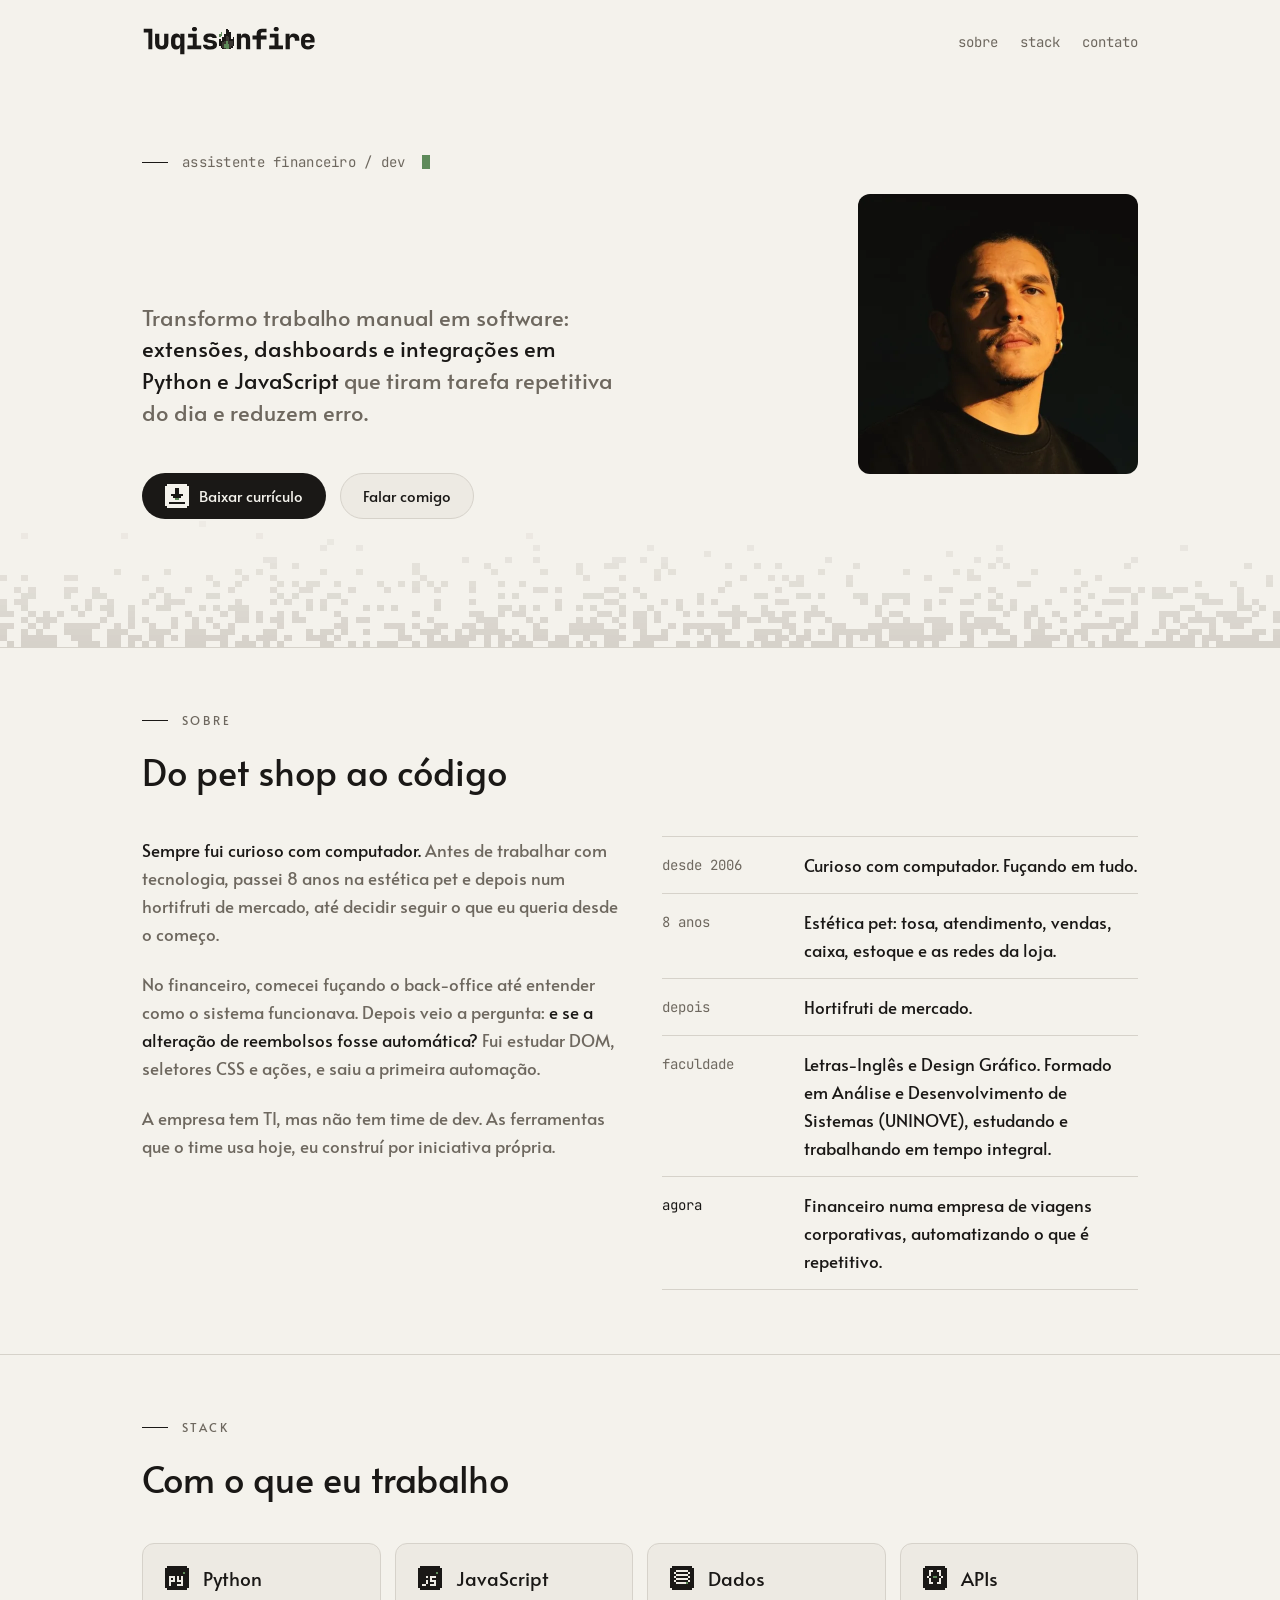
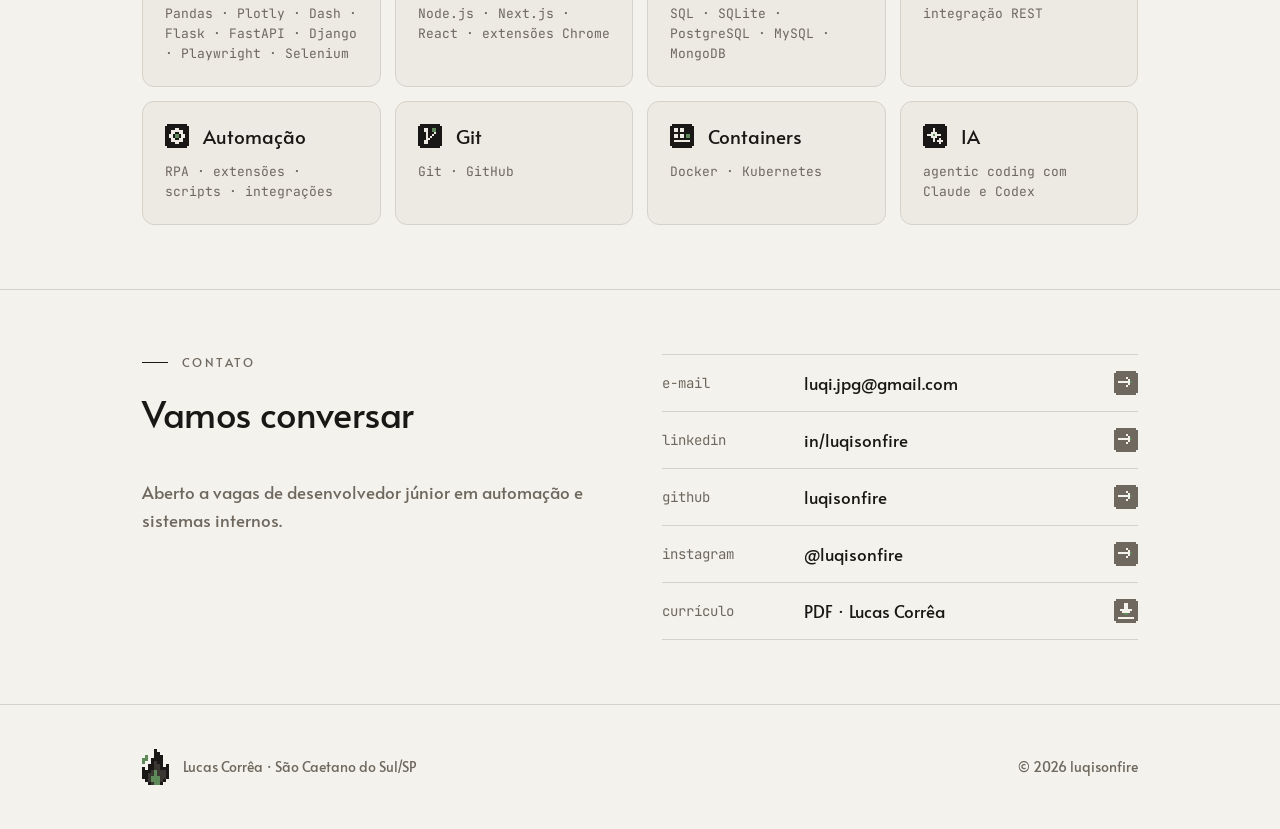
<file: index.html>
<!doctype html>
<html lang="pt-BR">
<head>
<meta charset="utf-8">
<meta name="viewport" content="width=device-width,initial-scale=1">
<title>Lucas Corrêa · luqisonfire</title>
<meta name="description" content="Lucas Corrêa, assistente financeiro e dev. Automação de processos (RPA), integrações e ferramentas internas em Python e JavaScript.">
<meta name="theme-color" content="#F4F2EC">
<meta name="color-scheme" content="light">
<link rel="icon" href="favicon.svg" type="image/svg+xml">
<link rel="icon" href="favicon-32.png" sizes="32x32" type="image/png">
<link rel="apple-touch-icon" href="apple-touch-icon.png">
<link rel="canonical" href="https://luqisonfire.github.io/">
<meta property="og:type" content="website">
<meta property="og:locale" content="pt_BR">
<meta property="og:title" content="Lucas Corrêa · luqisonfire">
<meta property="og:description" content="Lucas Corrêa, assistente financeiro e dev. Automação de processos (RPA), integrações e ferramentas internas em Python e JavaScript.">
<meta property="og:url" content="https://luqisonfire.github.io/">
<meta property="og:image" content="https://luqisonfire.github.io/og.png">
<meta property="og:image:width" content="1200">
<meta property="og:image:height" content="630">
<meta name="twitter:card" content="summary_large_image">
<link rel="preload" href="assets/fonts/alata-latin-400-normal.woff2" as="font" type="font/woff2" crossorigin>
<link rel="preload" href="assets/fonts/jetbrains-mono-latin-800-normal.woff2" as="font" type="font/woff2" crossorigin>
<link rel="stylesheet" href="assets/site.css">
<script type="application/ld+json">{"@context":"https://schema.org","@type":"Person","name":"Lucas Corrêa","alternateName":"luqisonfire","jobTitle":"Assistente financeiro e desenvolvedor","email":"mailto:luqi.jpg@gmail.com","url":"https://luqisonfire.github.io/","sameAs":["https://www.linkedin.com/in/luqisonfire","https://github.com/luqisonfire","https://www.instagram.com/luqisonfire"]}</script>
</head>
<body>
<a class="skip" href="#conteudo">Pular para o conteúdo</a>
<header class="wrap top">
  <a class="logo" href="./" aria-label="luqisonfire, início"><svg role="img" aria-label="luqisonfire" xmlns="http://www.w3.org/2000/svg" viewBox="35.0 -790.0 6236.5 1030.0"><path d="M260.0 0V-595H95.0V-730H400.0V0Z M734.0 10Q623.0 10 560.5 -50.0Q498.0 -110 498.0 -214V-550H648.0V-215Q648.0 -169 670.0 -144.5Q692.0 -120 734.0 -120Q775.0 -120 797.5 -144.5Q820.0 -169 820.0 -215V-550H970.0V-214Q970.0 -109 907.0 -49.5Q844.0 10 734.0 10Z M1388.0 180V30L1393.0 -105H1358.0L1391.0 -140Q1391.0 -69 1353.0 -29.5Q1315.0 10 1247.0 10Q1164.0 10 1114.0 -48.5Q1064.0 -107 1064.0 -205V-345Q1064.0 -443 1114.0 -501.5Q1164.0 -560 1247.0 -560Q1315.0 -560 1353.0 -520.5Q1391.0 -481 1391.0 -410L1358.0 -445H1393.0V-550H1538.0V180ZM1301.0 -120Q1342.0 -120 1365.0 -143.5Q1388.0 -167 1388.0 -210V-340Q1388.0 -383 1365.0 -406.5Q1342.0 -430 1301.0 -430Q1259.0 -430 1236.5 -407.0Q1214.0 -384 1214.0 -340V-210Q1214.0 -167 1236.5 -143.5Q1259.0 -120 1301.0 -120Z M1644.0 0V-136H1834.0V-415H1669.0V-550H1974.0V-136H2134.0V0ZM1894.0 -637Q1853.0 -637 1828.5 -658.0Q1804.0 -679 1804.0 -715Q1804.0 -751 1828.5 -772.0Q1853.0 -793 1894.0 -793Q1935.0 -793 1959.5 -772.0Q1984.0 -751 1984.0 -715Q1984.0 -679 1959.5 -658.0Q1935.0 -637 1894.0 -637Z M2421.0 10Q2353.0 10 2302.0 -11.5Q2251.0 -33 2222.5 -71.0Q2194.0 -109 2194.0 -160H2344.0Q2344.0 -136 2365.5 -121.5Q2387.0 -107 2421.0 -107H2465.0Q2506.0 -107 2527.5 -122.0Q2549.0 -137 2549.0 -164Q2549.0 -189 2530.0 -202.5Q2511.0 -216 2471.0 -221L2407.0 -229Q2304.0 -242 2257.0 -279.0Q2210.0 -316 2210.0 -392Q2210.0 -472 2265.0 -516.0Q2320.0 -560 2426.0 -560H2464.0Q2565.0 -560 2625.0 -516.0Q2685.0 -472 2685.0 -398H2535.0Q2535.0 -418 2515.5 -430.5Q2496.0 -443 2464.0 -443H2426.0Q2389.0 -443 2372.0 -430.5Q2355.0 -418 2355.0 -393Q2355.0 -370 2370.5 -358.0Q2386.0 -346 2420.0 -341L2489.0 -332Q2593.0 -319 2643.5 -280.0Q2694.0 -241 2694.0 -164Q2694.0 -80 2636.0 -35.0Q2578.0 10 2465.0 10Z M3397.5 0V-550H3542.5V-445H3586.5L3542.5 -410Q3542.5 -480 3582.5 -520.0Q3622.5 -560 3690.5 -560Q3770.5 -560 3819.0 -504.0Q3867.5 -448 3867.5 -355V0H3717.5V-340Q3717.5 -383 3695.0 -406.5Q3672.5 -430 3631.5 -430Q3591.5 -430 3569.5 -406.5Q3547.5 -383 3547.5 -340V0Z M4096.5 0V-350H3950.5V-485H4096.5V-560Q4096.5 -637 4149.0 -683.5Q4201.5 -730 4286.5 -730H4447.5V-600H4291.5Q4271.5 -600 4259.0 -587.5Q4246.5 -575 4246.5 -555V-485H4447.5V-350H4246.5V0Z M4541.5 0V-136H4731.5V-415H4566.5V-550H4871.5V-136H5031.5V0ZM4791.5 -637Q4750.5 -637 4726.0 -658.0Q4701.5 -679 4701.5 -715Q4701.5 -751 4726.0 -772.0Q4750.5 -793 4791.5 -793Q4832.5 -793 4857.0 -772.0Q4881.5 -751 4881.5 -715Q4881.5 -679 4857.0 -658.0Q4832.5 -637 4791.5 -637Z M5123.5 0V-550H5263.5V-445H5301.5L5258.5 -381Q5258.5 -470 5299.5 -515.0Q5340.5 -560 5419.5 -560Q5510.5 -560 5561.0 -505.0Q5611.5 -450 5611.5 -350V-305H5451.5V-340Q5451.5 -385 5427.0 -410.0Q5402.5 -435 5361.5 -435Q5318.5 -435 5296.0 -410.0Q5273.5 -385 5273.5 -340V0Z M5912.5 10Q5839.5 10 5785.0 -17.5Q5730.5 -45 5701.0 -94.5Q5671.5 -144 5671.5 -210V-340Q5671.5 -406 5701.0 -455.5Q5730.5 -505 5785.0 -532.5Q5839.5 -560 5912.5 -560Q5985.5 -560 6039.0 -532.5Q6092.5 -505 6122.0 -455.5Q6151.5 -406 6151.5 -340V-240H5814.5V-210Q5814.5 -158 5839.5 -131.5Q5864.5 -105 5914.5 -105Q5949.5 -105 5971.0 -117.0Q5992.5 -129 5999.5 -150H6146.5Q6128.5 -78 6065.0 -34.0Q6001.5 10 5912.5 10ZM6008.5 -317V-342Q6008.5 -393 5985.0 -420.0Q5961.5 -447 5912.5 -447Q5863.5 -447 5839.0 -419.0Q5814.5 -391 5814.5 -340V-325L6018.5 -327Z" class="lk"/><g shape-rendering="crispEdges"><rect x="3007.33" y="-730.00" width="61.43" height="61.43" class="lk"/><rect x="3007.33" y="-669.17" width="61.43" height="61.43" class="lk"/><rect x="3068.17" y="-669.17" width="61.43" height="61.43" class="lk"/><rect x="2824.83" y="-608.33" width="61.43" height="61.43" class="la"/><rect x="3007.33" y="-608.33" width="61.43" height="61.43" class="lk"/><rect x="3068.17" y="-608.33" width="61.43" height="61.43" class="lk"/><rect x="3129.00" y="-608.33" width="61.43" height="61.43" class="lk"/><rect x="2764.00" y="-547.50" width="61.43" height="61.43" class="la"/><rect x="2824.83" y="-547.50" width="61.43" height="61.43" class="la"/><rect x="2946.50" y="-547.50" width="61.43" height="61.43" class="lk"/><rect x="3007.33" y="-547.50" width="61.43" height="61.43" class="lk"/><rect x="3068.17" y="-547.50" width="61.43" height="61.43" class="lk"/><rect x="3129.00" y="-547.50" width="61.43" height="61.43" class="lk"/><rect x="2764.00" y="-486.67" width="61.43" height="61.43" class="la"/><rect x="2946.50" y="-486.67" width="61.43" height="61.43" class="lk"/><rect x="3007.33" y="-486.67" width="61.43" height="61.43" class="lm"/><rect x="3068.17" y="-486.67" width="61.43" height="61.43" class="lk"/><rect x="3129.00" y="-486.67" width="61.43" height="61.43" class="lk"/><rect x="2885.67" y="-425.83" width="61.43" height="61.43" class="lk"/><rect x="2946.50" y="-425.83" width="61.43" height="61.43" class="lk"/><rect x="3007.33" y="-425.83" width="61.43" height="61.43" class="lm"/><rect x="3068.17" y="-425.83" width="61.43" height="61.43" class="lm"/><rect x="3129.00" y="-425.83" width="61.43" height="61.43" class="lk"/><rect x="3250.67" y="-425.83" width="61.43" height="61.43" class="lk"/><rect x="2764.00" y="-365.00" width="61.43" height="61.43" class="lk"/><rect x="2885.67" y="-365.00" width="61.43" height="61.43" class="lk"/><rect x="2946.50" y="-365.00" width="61.43" height="61.43" class="lk"/><rect x="3007.33" y="-365.00" width="61.43" height="61.43" class="lm"/><rect x="3068.17" y="-365.00" width="61.43" height="61.43" class="lm"/><rect x="3129.00" y="-365.00" width="61.43" height="61.43" class="lk"/><rect x="3189.83" y="-365.00" width="61.43" height="61.43" class="lk"/><rect x="3250.67" y="-365.00" width="61.43" height="61.43" class="lk"/><rect x="2764.00" y="-304.17" width="61.43" height="61.43" class="lk"/><rect x="2824.83" y="-304.17" width="61.43" height="61.43" class="lk"/><rect x="2885.67" y="-304.17" width="61.43" height="61.43" class="lk"/><rect x="2946.50" y="-304.17" width="61.43" height="61.43" class="lm"/><rect x="3007.33" y="-304.17" width="61.43" height="61.43" class="la"/><rect x="3068.17" y="-304.17" width="61.43" height="61.43" class="lm"/><rect x="3129.00" y="-304.17" width="61.43" height="61.43" class="lm"/><rect x="3189.83" y="-304.17" width="61.43" height="61.43" class="lm"/><rect x="3250.67" y="-304.17" width="61.43" height="61.43" class="lk"/><rect x="2764.00" y="-243.33" width="61.43" height="61.43" class="lk"/><rect x="2824.83" y="-243.33" width="61.43" height="61.43" class="lk"/><rect x="2885.67" y="-243.33" width="61.43" height="61.43" class="lm"/><rect x="2946.50" y="-243.33" width="61.43" height="61.43" class="lm"/><rect x="3007.33" y="-243.33" width="61.43" height="61.43" class="la"/><rect x="3068.17" y="-243.33" width="61.43" height="61.43" class="lm"/><rect x="3129.00" y="-243.33" width="61.43" height="61.43" class="lm"/><rect x="3189.83" y="-243.33" width="61.43" height="61.43" class="lm"/><rect x="3250.67" y="-243.33" width="61.43" height="61.43" class="lk"/><rect x="2764.00" y="-182.50" width="61.43" height="61.43" class="lk"/><rect x="2824.83" y="-182.50" width="61.43" height="61.43" class="lk"/><rect x="2885.67" y="-182.50" width="61.43" height="61.43" class="lm"/><rect x="2946.50" y="-182.50" width="61.43" height="61.43" class="la"/><rect x="3007.33" y="-182.50" width="61.43" height="61.43" class="la"/><rect x="3068.17" y="-182.50" width="61.43" height="61.43" class="la"/><rect x="3129.00" y="-182.50" width="61.43" height="61.43" class="lm"/><rect x="3189.83" y="-182.50" width="61.43" height="61.43" class="lm"/><rect x="3250.67" y="-182.50" width="61.43" height="61.43" class="lk"/><rect x="2824.83" y="-121.67" width="61.43" height="61.43" class="lk"/><rect x="2885.67" y="-121.67" width="61.43" height="61.43" class="lm"/><rect x="2946.50" y="-121.67" width="61.43" height="61.43" class="la"/><rect x="3007.33" y="-121.67" width="61.43" height="61.43" class="la"/><rect x="3068.17" y="-121.67" width="61.43" height="61.43" class="la"/><rect x="3129.00" y="-121.67" width="61.43" height="61.43" class="lm"/><rect x="3189.83" y="-121.67" width="61.43" height="61.43" class="lk"/><rect x="2885.67" y="-60.83" width="61.43" height="61.43" class="lk"/><rect x="2946.50" y="-60.83" width="61.43" height="61.43" class="lm"/><rect x="3007.33" y="-60.83" width="61.43" height="61.43" class="la"/><rect x="3068.17" y="-60.83" width="61.43" height="61.43" class="la"/><rect x="3129.00" y="-60.83" width="61.43" height="61.43" class="lk"/></g></svg></a>
  <nav aria-label="Seções"><a href="#sobre">sobre</a><a href="#stack">stack</a><a href="#contato">contato</a></nav>
</header>
<main id="conteudo">
<div class="hero">
  <div class="embers" aria-hidden="true"><i class="s" style="left:4%;animation-delay:0.3s"></i><i class="" style="left:9%;animation-delay:2.4s"></i><i class="b" style="left:15%;animation-delay:4.6s"></i><i class="s" style="left:21%;animation-delay:1.1s"></i><i class="" style="left:27%;animation-delay:3.3s"></i><i class="s" style="left:33%;animation-delay:5.4s"></i><i class="b" style="left:39%;animation-delay:0.8s"></i><i class="" style="left:46%;animation-delay:2.9s"></i><i class="on" style="left:52%;animation-delay:4.1s"></i><i class="s" style="left:58%;animation-delay:1.7s"></i><i class="b" style="left:64%;animation-delay:3.8s"></i><i class="" style="left:70%;animation-delay:0.2s"></i><i class="s" style="left:76%;animation-delay:5.0s"></i><i class="b" style="left:82%;animation-delay:2.1s"></i><i class="" style="left:88%;animation-delay:3.6s"></i><i class="s" style="left:94%;animation-delay:1.4s"></i></div>
  <svg class="trail" viewBox="0 0 180 22" preserveAspectRatio="none" shape-rendering="crispEdges" fill="currentColor" aria-hidden="true" focusable="false"><rect x="0" y="20" width="1" height="1" fill-opacity="0.96"/><rect x="0" y="19" width="1" height="1" fill-opacity="0.92"/><rect x="0" y="18" width="1" height="1" fill-opacity="0.88"/><rect x="0" y="16" width="1" height="1" fill-opacity="0.81"/><rect x="0" y="15" width="1" height="1" fill-opacity="0.77"/><rect x="0" y="14" width="1" height="1" fill-opacity="0.73"/><rect x="0" y="10" width="1" height="1" fill-opacity="0.57"/><rect x="1" y="21" width="1" height="1"/><rect x="1" y="18" width="1" height="1" fill-opacity="0.88"/><rect x="1" y="16" width="1" height="1" fill-opacity="0.81"/><rect x="2" y="14" width="1" height="1" fill-opacity="0.73"/><rect x="2" y="12" width="1" height="1" fill-opacity="0.65"/><rect x="3" y="21" width="1" height="1"/><rect x="3" y="20" width="1" height="1" fill-opacity="0.96"/><rect x="3" y="19" width="1" height="1" fill-opacity="0.92"/><rect x="3" y="17" width="1" height="1" fill-opacity="0.85"/><rect x="3" y="15" width="1" height="1" fill-opacity="0.77"/><rect x="3" y="14" width="1" height="1" fill-opacity="0.73"/><rect x="3" y="13" width="1" height="1" fill-opacity="0.69"/><rect x="3" y="10" width="1" height="1" fill-opacity="0.57"/><rect x="3" y="3" width="1" height="1" fill-opacity="0.3"/><rect x="4" y="21" width="1" height="1"/><rect x="4" y="20" width="1" height="1" fill-opacity="0.96"/><rect x="4" y="18" width="1" height="1" fill-opacity="0.88"/><rect x="4" y="16" width="1" height="1" fill-opacity="0.81"/><rect x="4" y="13" width="1" height="1" fill-opacity="0.69"/><rect x="4" y="12" width="1" height="1" fill-opacity="0.65"/><rect x="5" y="21" width="1" height="1"/><rect x="5" y="20" width="1" height="1" fill-opacity="0.96"/><rect x="5" y="19" width="1" height="1" fill-opacity="0.92"/><rect x="5" y="17" width="1" height="1" fill-opacity="0.85"/><rect x="6" y="21" width="1" height="1"/><rect x="6" y="20" width="1" height="1" fill-opacity="0.96"/><rect x="6" y="18" width="1" height="1" fill-opacity="0.88"/><rect x="6" y="17" width="1" height="1" fill-opacity="0.85"/><rect x="6" y="16" width="1" height="1" fill-opacity="0.81"/><rect x="7" y="21" width="1" height="1"/><rect x="7" y="20" width="1" height="1" fill-opacity="0.96"/><rect x="7" y="17" width="1" height="1" fill-opacity="0.85"/><rect x="8" y="16" width="1" height="1" fill-opacity="0.81"/><rect x="9" y="19" width="1" height="1" fill-opacity="0.92"/><rect x="9" y="18" width="1" height="1" fill-opacity="0.88"/><rect x="9" y="13" width="1" height="1" fill-opacity="0.69"/><rect x="9" y="12" width="1" height="1" fill-opacity="0.65"/><rect x="9" y="10" width="1" height="1" fill-opacity="0.57"/><rect x="10" y="20" width="1" height="1" fill-opacity="0.96"/><rect x="10" y="19" width="1" height="1" fill-opacity="0.92"/><rect x="10" y="18" width="1" height="1" fill-opacity="0.88"/><rect x="10" y="15" width="1" height="1" fill-opacity="0.77"/><rect x="10" y="12" width="1" height="1" fill-opacity="0.65"/><rect x="10" y="10" width="1" height="1" fill-opacity="0.57"/><rect x="11" y="21" width="1" height="1"/><rect x="11" y="20" width="1" height="1" fill-opacity="0.96"/><rect x="11" y="19" width="1" height="1" fill-opacity="0.92"/><rect x="11" y="18" width="1" height="1" fill-opacity="0.88"/><rect x="11" y="16" width="1" height="1" fill-opacity="0.81"/><rect x="12" y="21" width="1" height="1"/><rect x="12" y="20" width="1" height="1" fill-opacity="0.96"/><rect x="12" y="19" width="1" height="1" fill-opacity="0.92"/><rect x="12" y="18" width="1" height="1" fill-opacity="0.88"/><rect x="12" y="15" width="1" height="1" fill-opacity="0.77"/><rect x="12" y="14" width="1" height="1" fill-opacity="0.73"/><rect x="13" y="21" width="1" height="1"/><rect x="13" y="18" width="1" height="1" fill-opacity="0.88"/><rect x="13" y="13" width="1" height="1" fill-opacity="0.69"/><rect x="13" y="12" width="1" height="1" fill-opacity="0.65"/><rect x="14" y="17" width="1" height="1" fill-opacity="0.85"/><rect x="14" y="15" width="1" height="1" fill-opacity="0.77"/><rect x="14" y="13" width="1" height="1" fill-opacity="0.69"/><rect x="15" y="21" width="1" height="1"/><rect x="15" y="20" width="1" height="1" fill-opacity="0.96"/><rect x="15" y="19" width="1" height="1" fill-opacity="0.92"/><rect x="15" y="16" width="1" height="1" fill-opacity="0.81"/><rect x="15" y="15" width="1" height="1" fill-opacity="0.77"/><rect x="15" y="14" width="1" height="1" fill-opacity="0.73"/><rect x="16" y="21" width="1" height="1"/><rect x="16" y="20" width="1" height="1" fill-opacity="0.96"/><rect x="16" y="19" width="1" height="1" fill-opacity="0.92"/><rect x="16" y="18" width="1" height="1" fill-opacity="0.88"/><rect x="16" y="9" width="1" height="1" fill-opacity="0.54"/><rect x="17" y="19" width="1" height="1" fill-opacity="0.92"/><rect x="17" y="3" width="1" height="1" fill-opacity="0.3"/><rect x="18" y="21" width="1" height="1"/><rect x="18" y="20" width="1" height="1" fill-opacity="0.96"/><rect x="18" y="18" width="1" height="1" fill-opacity="0.88"/><rect x="18" y="17" width="1" height="1" fill-opacity="0.85"/><rect x="18" y="16" width="1" height="1" fill-opacity="0.81"/><rect x="18" y="15" width="1" height="1" fill-opacity="0.77"/><rect x="19" y="20" width="1" height="1" fill-opacity="0.96"/><rect x="20" y="21" width="1" height="1"/><rect x="20" y="17" width="1" height="1" fill-opacity="0.85"/><rect x="20" y="14" width="1" height="1" fill-opacity="0.73"/><rect x="20" y="10" width="1" height="1" fill-opacity="0.57"/><rect x="21" y="20" width="1" height="1" fill-opacity="0.96"/><rect x="21" y="19" width="1" height="1" fill-opacity="0.92"/><rect x="21" y="18" width="1" height="1" fill-opacity="0.88"/><rect x="21" y="13" width="1" height="1" fill-opacity="0.69"/><rect x="22" y="21" width="1" height="1"/><rect x="22" y="20" width="1" height="1" fill-opacity="0.96"/><rect x="22" y="19" width="1" height="1" fill-opacity="0.92"/><rect x="22" y="15" width="1" height="1" fill-opacity="0.77"/><rect x="22" y="12" width="1" height="1" fill-opacity="0.65"/><rect x="23" y="19" width="1" height="1" fill-opacity="0.92"/><rect x="23" y="15" width="1" height="1" fill-opacity="0.77"/><rect x="23" y="14" width="1" height="1" fill-opacity="0.73"/><rect x="23" y="13" width="1" height="1" fill-opacity="0.69"/><rect x="23" y="9" width="1" height="1" fill-opacity="0.54"/><rect x="24" y="20" width="1" height="1" fill-opacity="0.96"/><rect x="24" y="18" width="1" height="1" fill-opacity="0.88"/><rect x="24" y="17" width="1" height="1" fill-opacity="0.85"/><rect x="24" y="14" width="1" height="1" fill-opacity="0.73"/><rect x="25" y="14" width="1" height="1" fill-opacity="0.73"/><rect x="26" y="21" width="1" height="1"/><rect x="26" y="20" width="1" height="1" fill-opacity="0.96"/><rect x="26" y="19" width="1" height="1" fill-opacity="0.92"/><rect x="26" y="16" width="1" height="1" fill-opacity="0.81"/><rect x="26" y="12" width="1" height="1" fill-opacity="0.65"/><rect x="27" y="21" width="1" height="1"/><rect x="27" y="20" width="1" height="1" fill-opacity="0.96"/><rect x="27" y="19" width="1" height="1" fill-opacity="0.92"/><rect x="27" y="18" width="1" height="1" fill-opacity="0.88"/><rect x="27" y="17" width="1" height="1" fill-opacity="0.85"/><rect x="28" y="21" width="1" height="1"/><rect x="28" y="20" width="1" height="1" fill-opacity="0.96"/><rect x="28" y="19" width="1" height="1" fill-opacity="0.92"/><rect x="28" y="15" width="1" height="1" fill-opacity="0.77"/><rect x="28" y="1" width="1" height="1" fill-opacity="0.23"/><rect x="29" y="20" width="1" height="1" fill-opacity="0.96"/><rect x="29" y="17" width="1" height="1" fill-opacity="0.85"/><rect x="29" y="13" width="1" height="1" fill-opacity="0.69"/><rect x="29" y="10" width="1" height="1" fill-opacity="0.57"/><rect x="30" y="20" width="1" height="1" fill-opacity="0.96"/><rect x="30" y="18" width="1" height="1" fill-opacity="0.88"/><rect x="30" y="15" width="1" height="1" fill-opacity="0.77"/><rect x="30" y="13" width="1" height="1" fill-opacity="0.69"/><rect x="30" y="11" width="1" height="1" fill-opacity="0.61"/><rect x="31" y="21" width="1" height="1"/><rect x="31" y="20" width="1" height="1" fill-opacity="0.96"/><rect x="31" y="19" width="1" height="1" fill-opacity="0.92"/><rect x="31" y="16" width="1" height="1" fill-opacity="0.81"/><rect x="32" y="19" width="1" height="1" fill-opacity="0.92"/><rect x="32" y="18" width="1" height="1" fill-opacity="0.88"/><rect x="32" y="15" width="1" height="1" fill-opacity="0.77"/><rect x="32" y="12" width="1" height="1" fill-opacity="0.65"/><rect x="33" y="21" width="1" height="1"/><rect x="33" y="17" width="1" height="1" fill-opacity="0.85"/><rect x="33" y="16" width="1" height="1" fill-opacity="0.81"/><rect x="33" y="15" width="1" height="1" fill-opacity="0.77"/><rect x="33" y="14" width="1" height="1" fill-opacity="0.73"/><rect x="33" y="11" width="1" height="1" fill-opacity="0.61"/><rect x="33" y="9" width="1" height="1" fill-opacity="0.54"/><rect x="34" y="21" width="1" height="1"/><rect x="34" y="20" width="1" height="1" fill-opacity="0.96"/><rect x="34" y="17" width="1" height="1" fill-opacity="0.85"/><rect x="34" y="16" width="1" height="1" fill-opacity="0.81"/><rect x="34" y="15" width="1" height="1" fill-opacity="0.77"/><rect x="34" y="10" width="1" height="1" fill-opacity="0.57"/><rect x="35" y="21" width="1" height="1"/><rect x="36" y="20" width="1" height="1" fill-opacity="0.96"/><rect x="36" y="17" width="1" height="1" fill-opacity="0.85"/><rect x="36" y="16" width="1" height="1" fill-opacity="0.81"/><rect x="36" y="9" width="1" height="1" fill-opacity="0.54"/><rect x="36" y="3" width="1" height="1" fill-opacity="0.3"/><rect x="37" y="21" width="1" height="1"/><rect x="37" y="20" width="1" height="1" fill-opacity="0.96"/><rect x="37" y="19" width="1" height="1" fill-opacity="0.92"/><rect x="37" y="7" width="1" height="1" fill-opacity="0.46"/><rect x="38" y="20" width="1" height="1" fill-opacity="0.96"/><rect x="38" y="19" width="1" height="1" fill-opacity="0.92"/><rect x="38" y="17" width="1" height="1" fill-opacity="0.85"/><rect x="38" y="14" width="1" height="1" fill-opacity="0.73"/><rect x="38" y="12" width="1" height="1" fill-opacity="0.65"/><rect x="38" y="10" width="1" height="1" fill-opacity="0.57"/><rect x="38" y="8" width="1" height="1" fill-opacity="0.5"/><rect x="38" y="7" width="1" height="1" fill-opacity="0.46"/><rect x="39" y="21" width="1" height="1"/><rect x="39" y="18" width="1" height="1" fill-opacity="0.88"/><rect x="39" y="17" width="1" height="1" fill-opacity="0.85"/><rect x="39" y="16" width="1" height="1" fill-opacity="0.81"/><rect x="39" y="13" width="1" height="1" fill-opacity="0.69"/><rect x="39" y="11" width="1" height="1" fill-opacity="0.61"/><rect x="40" y="20" width="1" height="1" fill-opacity="0.96"/><rect x="40" y="14" width="1" height="1" fill-opacity="0.73"/><rect x="41" y="17" width="1" height="1" fill-opacity="0.85"/><rect x="41" y="16" width="1" height="1" fill-opacity="0.81"/><rect x="41" y="13" width="1" height="1" fill-opacity="0.69"/><rect x="41" y="11" width="1" height="1" fill-opacity="0.61"/><rect x="41" y="8" width="1" height="1" fill-opacity="0.5"/><rect x="42" y="17" width="1" height="1" fill-opacity="0.85"/><rect x="42" y="12" width="1" height="1" fill-opacity="0.65"/><rect x="43" y="20" width="1" height="1" fill-opacity="0.96"/><rect x="43" y="19" width="1" height="1" fill-opacity="0.92"/><rect x="43" y="15" width="1" height="1" fill-opacity="0.77"/><rect x="43" y="14" width="1" height="1" fill-opacity="0.73"/><rect x="43" y="12" width="1" height="1" fill-opacity="0.65"/><rect x="43" y="11" width="1" height="1" fill-opacity="0.61"/><rect x="44" y="20" width="1" height="1" fill-opacity="0.96"/><rect x="44" y="11" width="1" height="1" fill-opacity="0.61"/><rect x="45" y="21" width="1" height="1"/><rect x="45" y="20" width="1" height="1" fill-opacity="0.96"/><rect x="45" y="19" width="1" height="1" fill-opacity="0.92"/><rect x="45" y="15" width="1" height="1" fill-opacity="0.77"/><rect x="45" y="14" width="1" height="1" fill-opacity="0.73"/><rect x="45" y="9" width="1" height="1" fill-opacity="0.54"/><rect x="45" y="5" width="1" height="1" fill-opacity="0.38"/><rect x="46" y="21" width="1" height="1"/><rect x="46" y="19" width="1" height="1" fill-opacity="0.92"/><rect x="46" y="13" width="1" height="1" fill-opacity="0.69"/><rect x="46" y="4" width="1" height="1" fill-opacity="0.34"/><rect x="47" y="20" width="1" height="1" fill-opacity="0.96"/><rect x="47" y="18" width="1" height="1" fill-opacity="0.88"/><rect x="47" y="16" width="1" height="1" fill-opacity="0.81"/><rect x="47" y="13" width="1" height="1" fill-opacity="0.69"/><rect x="47" y="11" width="1" height="1" fill-opacity="0.61"/><rect x="48" y="19" width="1" height="1" fill-opacity="0.92"/><rect x="48" y="18" width="1" height="1" fill-opacity="0.88"/><rect x="48" y="17" width="1" height="1" fill-opacity="0.85"/><rect x="48" y="14" width="1" height="1" fill-opacity="0.73"/><rect x="49" y="21" width="1" height="1"/><rect x="49" y="12" width="1" height="1" fill-opacity="0.65"/><rect x="50" y="17" width="1" height="1" fill-opacity="0.85"/><rect x="50" y="9" width="1" height="1" fill-opacity="0.54"/><rect x="50" y="5" width="1" height="1" fill-opacity="0.38"/><rect x="51" y="21" width="1" height="1"/><rect x="51" y="19" width="1" height="1" fill-opacity="0.92"/><rect x="51" y="17" width="1" height="1" fill-opacity="0.85"/><rect x="51" y="15" width="1" height="1" fill-opacity="0.77"/><rect x="53" y="21" width="1" height="1"/><rect x="53" y="15" width="1" height="1" fill-opacity="0.77"/><rect x="53" y="11" width="1" height="1" fill-opacity="0.61"/><rect x="54" y="21" width="1" height="1"/><rect x="54" y="18" width="1" height="1" fill-opacity="0.88"/><rect x="54" y="12" width="1" height="1" fill-opacity="0.65"/><rect x="55" y="21" width="1" height="1"/><rect x="55" y="18" width="1" height="1" fill-opacity="0.88"/><rect x="55" y="15" width="1" height="1" fill-opacity="0.77"/><rect x="56" y="20" width="1" height="1" fill-opacity="0.96"/><rect x="56" y="19" width="1" height="1" fill-opacity="0.92"/><rect x="56" y="18" width="1" height="1" fill-opacity="0.88"/><rect x="56" y="11" width="1" height="1" fill-opacity="0.61"/><rect x="57" y="20" width="1" height="1" fill-opacity="0.96"/><rect x="58" y="21" width="1" height="1"/><rect x="58" y="18" width="1" height="1" fill-opacity="0.88"/><rect x="58" y="16" width="1" height="1" fill-opacity="0.81"/><rect x="58" y="12" width="1" height="1" fill-opacity="0.65"/><rect x="58" y="11" width="1" height="1" fill-opacity="0.61"/><rect x="58" y="9" width="1" height="1" fill-opacity="0.54"/><rect x="58" y="8" width="1" height="1" fill-opacity="0.5"/><rect x="59" y="19" width="1" height="1" fill-opacity="0.92"/><rect x="59" y="10" width="1" height="1" fill-opacity="0.57"/><rect x="60" y="21" width="1" height="1"/><rect x="60" y="20" width="1" height="1" fill-opacity="0.96"/><rect x="60" y="19" width="1" height="1" fill-opacity="0.92"/><rect x="60" y="17" width="1" height="1" fill-opacity="0.85"/><rect x="60" y="11" width="1" height="1" fill-opacity="0.61"/><rect x="61" y="21" width="1" height="1"/><rect x="61" y="19" width="1" height="1" fill-opacity="0.92"/><rect x="61" y="18" width="1" height="1" fill-opacity="0.88"/><rect x="61" y="15" width="1" height="1" fill-opacity="0.77"/><rect x="61" y="14" width="1" height="1" fill-opacity="0.73"/><rect x="61" y="12" width="1" height="1" fill-opacity="0.65"/><rect x="62" y="21" width="1" height="1"/><rect x="62" y="20" width="1" height="1" fill-opacity="0.96"/><rect x="62" y="18" width="1" height="1" fill-opacity="0.88"/><rect x="62" y="11" width="1" height="1" fill-opacity="0.61"/><rect x="63" y="21" width="1" height="1"/><rect x="64" y="21" width="1" height="1"/><rect x="64" y="20" width="1" height="1" fill-opacity="0.96"/><rect x="64" y="19" width="1" height="1" fill-opacity="0.92"/><rect x="65" y="21" width="1" height="1"/><rect x="65" y="20" width="1" height="1" fill-opacity="0.96"/><rect x="65" y="18" width="1" height="1" fill-opacity="0.88"/><rect x="65" y="7" width="1" height="1" fill-opacity="0.46"/><rect x="66" y="20" width="1" height="1" fill-opacity="0.96"/><rect x="66" y="19" width="1" height="1" fill-opacity="0.92"/><rect x="66" y="18" width="1" height="1" fill-opacity="0.88"/><rect x="66" y="16" width="1" height="1" fill-opacity="0.81"/><rect x="66" y="14" width="1" height="1" fill-opacity="0.73"/><rect x="66" y="12" width="1" height="1" fill-opacity="0.65"/><rect x="66" y="11" width="1" height="1" fill-opacity="0.61"/><rect x="67" y="19" width="1" height="1" fill-opacity="0.92"/><rect x="67" y="17" width="1" height="1" fill-opacity="0.85"/><rect x="67" y="16" width="1" height="1" fill-opacity="0.81"/><rect x="68" y="21" width="1" height="1"/><rect x="68" y="20" width="1" height="1" fill-opacity="0.96"/><rect x="68" y="19" width="1" height="1" fill-opacity="0.92"/><rect x="68" y="18" width="1" height="1" fill-opacity="0.88"/><rect x="68" y="17" width="1" height="1" fill-opacity="0.85"/><rect x="68" y="8" width="1" height="1" fill-opacity="0.5"/><rect x="69" y="19" width="1" height="1" fill-opacity="0.92"/><rect x="69" y="18" width="1" height="1" fill-opacity="0.88"/><rect x="69" y="17" width="1" height="1" fill-opacity="0.85"/><rect x="69" y="9" width="1" height="1" fill-opacity="0.54"/><rect x="70" y="21" width="1" height="1"/><rect x="70" y="20" width="1" height="1" fill-opacity="0.96"/><rect x="70" y="19" width="1" height="1" fill-opacity="0.92"/><rect x="70" y="16" width="1" height="1" fill-opacity="0.81"/><rect x="70" y="15" width="1" height="1" fill-opacity="0.77"/><rect x="70" y="13" width="1" height="1" fill-opacity="0.69"/><rect x="70" y="11" width="1" height="1" fill-opacity="0.61"/><rect x="71" y="20" width="1" height="1" fill-opacity="0.96"/><rect x="71" y="15" width="1" height="1" fill-opacity="0.77"/><rect x="71" y="7" width="1" height="1" fill-opacity="0.46"/><rect x="72" y="21" width="1" height="1"/><rect x="72" y="19" width="1" height="1" fill-opacity="0.92"/><rect x="72" y="16" width="1" height="1" fill-opacity="0.81"/><rect x="72" y="13" width="1" height="1" fill-opacity="0.69"/><rect x="73" y="21" width="1" height="1"/><rect x="73" y="20" width="1" height="1" fill-opacity="0.96"/><rect x="73" y="16" width="1" height="1" fill-opacity="0.81"/><rect x="73" y="15" width="1" height="1" fill-opacity="0.77"/><rect x="73" y="11" width="1" height="1" fill-opacity="0.61"/><rect x="74" y="21" width="1" height="1"/><rect x="74" y="17" width="1" height="1" fill-opacity="0.85"/><rect x="74" y="3" width="1" height="1" fill-opacity="0.3"/><rect x="75" y="20" width="1" height="1" fill-opacity="0.96"/><rect x="75" y="19" width="1" height="1" fill-opacity="0.92"/><rect x="75" y="18" width="1" height="1" fill-opacity="0.88"/><rect x="75" y="15" width="1" height="1" fill-opacity="0.77"/><rect x="75" y="12" width="1" height="1" fill-opacity="0.65"/><rect x="75" y="7" width="1" height="1" fill-opacity="0.46"/><rect x="75" y="5" width="1" height="1" fill-opacity="0.38"/><rect x="76" y="20" width="1" height="1" fill-opacity="0.96"/><rect x="76" y="19" width="1" height="1" fill-opacity="0.92"/><rect x="76" y="17" width="1" height="1" fill-opacity="0.85"/><rect x="76" y="12" width="1" height="1" fill-opacity="0.65"/><rect x="76" y="9" width="1" height="1" fill-opacity="0.54"/><rect x="77" y="21" width="1" height="1"/><rect x="78" y="21" width="1" height="1"/><rect x="78" y="20" width="1" height="1" fill-opacity="0.96"/><rect x="78" y="15" width="1" height="1" fill-opacity="0.77"/><rect x="78" y="14" width="1" height="1" fill-opacity="0.73"/><rect x="78" y="12" width="1" height="1" fill-opacity="0.65"/><rect x="79" y="21" width="1" height="1"/><rect x="79" y="20" width="1" height="1" fill-opacity="0.96"/><rect x="80" y="19" width="1" height="1" fill-opacity="0.92"/><rect x="80" y="18" width="1" height="1" fill-opacity="0.88"/><rect x="81" y="21" width="1" height="1"/><rect x="81" y="19" width="1" height="1" fill-opacity="0.92"/><rect x="81" y="18" width="1" height="1" fill-opacity="0.88"/><rect x="81" y="17" width="1" height="1" fill-opacity="0.85"/><rect x="81" y="15" width="1" height="1" fill-opacity="0.77"/><rect x="81" y="9" width="1" height="1" fill-opacity="0.54"/><rect x="81" y="8" width="1" height="1" fill-opacity="0.5"/><rect x="82" y="20" width="1" height="1" fill-opacity="0.96"/><rect x="82" y="19" width="1" height="1" fill-opacity="0.92"/><rect x="82" y="18" width="1" height="1" fill-opacity="0.88"/><rect x="82" y="13" width="1" height="1" fill-opacity="0.69"/><rect x="82" y="10" width="1" height="1" fill-opacity="0.57"/><rect x="83" y="21" width="1" height="1"/><rect x="83" y="19" width="1" height="1" fill-opacity="0.92"/><rect x="83" y="18" width="1" height="1" fill-opacity="0.88"/><rect x="83" y="17" width="1" height="1" fill-opacity="0.85"/><rect x="83" y="15" width="1" height="1" fill-opacity="0.77"/><rect x="83" y="13" width="1" height="1" fill-opacity="0.69"/><rect x="84" y="19" width="1" height="1" fill-opacity="0.92"/><rect x="84" y="18" width="1" height="1" fill-opacity="0.88"/><rect x="84" y="16" width="1" height="1" fill-opacity="0.81"/><rect x="84" y="13" width="1" height="1" fill-opacity="0.69"/><rect x="85" y="21" width="1" height="1"/><rect x="85" y="20" width="1" height="1" fill-opacity="0.96"/><rect x="85" y="19" width="1" height="1" fill-opacity="0.92"/><rect x="85" y="16" width="1" height="1" fill-opacity="0.81"/><rect x="85" y="14" width="1" height="1" fill-opacity="0.73"/><rect x="85" y="12" width="1" height="1" fill-opacity="0.65"/><rect x="85" y="8" width="1" height="1" fill-opacity="0.5"/><rect x="86" y="21" width="1" height="1"/><rect x="86" y="20" width="1" height="1" fill-opacity="0.96"/><rect x="86" y="19" width="1" height="1" fill-opacity="0.92"/><rect x="86" y="17" width="1" height="1" fill-opacity="0.85"/><rect x="86" y="14" width="1" height="1" fill-opacity="0.73"/><rect x="86" y="12" width="1" height="1" fill-opacity="0.65"/><rect x="86" y="8" width="1" height="1" fill-opacity="0.5"/><rect x="86" y="7" width="1" height="1" fill-opacity="0.46"/><rect x="87" y="20" width="1" height="1" fill-opacity="0.96"/><rect x="87" y="18" width="1" height="1" fill-opacity="0.88"/><rect x="87" y="16" width="1" height="1" fill-opacity="0.81"/><rect x="87" y="15" width="1" height="1" fill-opacity="0.77"/><rect x="87" y="13" width="1" height="1" fill-opacity="0.69"/><rect x="87" y="10" width="1" height="1" fill-opacity="0.57"/><rect x="87" y="7" width="1" height="1" fill-opacity="0.46"/><rect x="89" y="21" width="1" height="1"/><rect x="89" y="18" width="1" height="1" fill-opacity="0.88"/><rect x="89" y="17" width="1" height="1" fill-opacity="0.85"/><rect x="89" y="16" width="1" height="1" fill-opacity="0.81"/><rect x="89" y="12" width="1" height="1" fill-opacity="0.65"/><rect x="90" y="21" width="1" height="1"/><rect x="90" y="20" width="1" height="1" fill-opacity="0.96"/><rect x="90" y="19" width="1" height="1" fill-opacity="0.92"/><rect x="90" y="18" width="1" height="1" fill-opacity="0.88"/><rect x="90" y="17" width="1" height="1" fill-opacity="0.85"/><rect x="90" y="16" width="1" height="1" fill-opacity="0.81"/><rect x="90" y="13" width="1" height="1" fill-opacity="0.69"/><rect x="90" y="7" width="1" height="1" fill-opacity="0.46"/><rect x="91" y="21" width="1" height="1"/><rect x="91" y="20" width="1" height="1" fill-opacity="0.96"/><rect x="91" y="15" width="1" height="1" fill-opacity="0.77"/><rect x="91" y="5" width="1" height="1" fill-opacity="0.38"/><rect x="92" y="20" width="1" height="1" fill-opacity="0.96"/><rect x="92" y="17" width="1" height="1" fill-opacity="0.85"/><rect x="92" y="16" width="1" height="1" fill-opacity="0.81"/><rect x="92" y="10" width="1" height="1" fill-opacity="0.57"/><rect x="92" y="9" width="1" height="1" fill-opacity="0.54"/><rect x="93" y="20" width="1" height="1" fill-opacity="0.96"/><rect x="93" y="19" width="1" height="1" fill-opacity="0.92"/><rect x="93" y="14" width="1" height="1" fill-opacity="0.73"/><rect x="93" y="8" width="1" height="1" fill-opacity="0.5"/><rect x="93" y="7" width="1" height="1" fill-opacity="0.46"/><rect x="94" y="18" width="1" height="1" fill-opacity="0.88"/><rect x="94" y="9" width="1" height="1" fill-opacity="0.54"/><rect x="95" y="21" width="1" height="1"/><rect x="95" y="15" width="1" height="1" fill-opacity="0.77"/><rect x="95" y="14" width="1" height="1" fill-opacity="0.73"/><rect x="96" y="21" width="1" height="1"/><rect x="96" y="19" width="1" height="1" fill-opacity="0.92"/><rect x="96" y="18" width="1" height="1" fill-opacity="0.88"/><rect x="96" y="16" width="1" height="1" fill-opacity="0.81"/><rect x="97" y="18" width="1" height="1" fill-opacity="0.88"/><rect x="98" y="21" width="1" height="1"/><rect x="98" y="19" width="1" height="1" fill-opacity="0.92"/><rect x="98" y="18" width="1" height="1" fill-opacity="0.88"/><rect x="98" y="16" width="1" height="1" fill-opacity="0.81"/><rect x="98" y="14" width="1" height="1" fill-opacity="0.73"/><rect x="98" y="13" width="1" height="1" fill-opacity="0.69"/><rect x="99" y="21" width="1" height="1"/><rect x="99" y="20" width="1" height="1" fill-opacity="0.96"/><rect x="99" y="18" width="1" height="1" fill-opacity="0.88"/><rect x="99" y="6" width="1" height="1" fill-opacity="0.42"/><rect x="100" y="19" width="1" height="1" fill-opacity="0.92"/><rect x="100" y="18" width="1" height="1" fill-opacity="0.88"/><rect x="100" y="14" width="1" height="1" fill-opacity="0.73"/><rect x="101" y="21" width="1" height="1"/><rect x="101" y="20" width="1" height="1" fill-opacity="0.96"/><rect x="101" y="19" width="1" height="1" fill-opacity="0.92"/><rect x="101" y="18" width="1" height="1" fill-opacity="0.88"/><rect x="101" y="16" width="1" height="1" fill-opacity="0.81"/><rect x="101" y="12" width="1" height="1" fill-opacity="0.65"/><rect x="102" y="21" width="1" height="1"/><rect x="102" y="19" width="1" height="1" fill-opacity="0.92"/><rect x="102" y="16" width="1" height="1" fill-opacity="0.81"/><rect x="102" y="11" width="1" height="1" fill-opacity="0.61"/><rect x="102" y="8" width="1" height="1" fill-opacity="0.5"/><rect x="103" y="21" width="1" height="1"/><rect x="103" y="18" width="1" height="1" fill-opacity="0.88"/><rect x="103" y="17" width="1" height="1" fill-opacity="0.85"/><rect x="103" y="16" width="1" height="1" fill-opacity="0.81"/><rect x="103" y="15" width="1" height="1" fill-opacity="0.77"/><rect x="104" y="16" width="1" height="1" fill-opacity="0.81"/><rect x="104" y="10" width="1" height="1" fill-opacity="0.57"/><rect x="105" y="21" width="1" height="1"/><rect x="105" y="17" width="1" height="1" fill-opacity="0.85"/><rect x="105" y="5" width="1" height="1" fill-opacity="0.38"/><rect x="106" y="20" width="1" height="1" fill-opacity="0.96"/><rect x="106" y="19" width="1" height="1" fill-opacity="0.92"/><rect x="106" y="17" width="1" height="1" fill-opacity="0.85"/><rect x="106" y="13" width="1" height="1" fill-opacity="0.69"/><rect x="106" y="8" width="1" height="1" fill-opacity="0.5"/><rect x="107" y="21" width="1" height="1"/><rect x="107" y="20" width="1" height="1" fill-opacity="0.96"/><rect x="107" y="19" width="1" height="1" fill-opacity="0.92"/><rect x="107" y="16" width="1" height="1" fill-opacity="0.81"/><rect x="107" y="15" width="1" height="1" fill-opacity="0.77"/><rect x="107" y="13" width="1" height="1" fill-opacity="0.69"/><rect x="108" y="21" width="1" height="1"/><rect x="108" y="19" width="1" height="1" fill-opacity="0.92"/><rect x="108" y="17" width="1" height="1" fill-opacity="0.85"/><rect x="108" y="16" width="1" height="1" fill-opacity="0.81"/><rect x="108" y="10" width="1" height="1" fill-opacity="0.57"/><rect x="109" y="21" width="1" height="1"/><rect x="109" y="20" width="1" height="1" fill-opacity="0.96"/><rect x="109" y="19" width="1" height="1" fill-opacity="0.92"/><rect x="109" y="17" width="1" height="1" fill-opacity="0.85"/><rect x="109" y="14" width="1" height="1" fill-opacity="0.73"/><rect x="109" y="12" width="1" height="1" fill-opacity="0.65"/><rect x="109" y="8" width="1" height="1" fill-opacity="0.5"/><rect x="110" y="20" width="1" height="1" fill-opacity="0.96"/><rect x="110" y="18" width="1" height="1" fill-opacity="0.88"/><rect x="110" y="17" width="1" height="1" fill-opacity="0.85"/><rect x="110" y="16" width="1" height="1" fill-opacity="0.81"/><rect x="110" y="14" width="1" height="1" fill-opacity="0.73"/><rect x="110" y="10" width="1" height="1" fill-opacity="0.57"/><rect x="111" y="21" width="1" height="1"/><rect x="111" y="19" width="1" height="1" fill-opacity="0.92"/><rect x="111" y="18" width="1" height="1" fill-opacity="0.88"/><rect x="111" y="16" width="1" height="1" fill-opacity="0.81"/><rect x="111" y="11" width="1" height="1" fill-opacity="0.61"/><rect x="112" y="21" width="1" height="1"/><rect x="112" y="20" width="1" height="1" fill-opacity="0.96"/><rect x="112" y="13" width="1" height="1" fill-opacity="0.69"/><rect x="112" y="11" width="1" height="1" fill-opacity="0.61"/><rect x="112" y="10" width="1" height="1" fill-opacity="0.57"/><rect x="113" y="20" width="1" height="1" fill-opacity="0.96"/><rect x="113" y="19" width="1" height="1" fill-opacity="0.92"/><rect x="113" y="17" width="1" height="1" fill-opacity="0.85"/><rect x="113" y="16" width="1" height="1" fill-opacity="0.81"/><rect x="113" y="13" width="1" height="1" fill-opacity="0.69"/><rect x="114" y="21" width="1" height="1"/><rect x="114" y="16" width="1" height="1" fill-opacity="0.81"/><rect x="114" y="15" width="1" height="1" fill-opacity="0.77"/><rect x="115" y="21" width="1" height="1"/><rect x="115" y="19" width="1" height="1" fill-opacity="0.92"/><rect x="115" y="16" width="1" height="1" fill-opacity="0.81"/><rect x="115" y="13" width="1" height="1" fill-opacity="0.69"/><rect x="115" y="9" width="1" height="1" fill-opacity="0.54"/><rect x="116" y="21" width="1" height="1"/><rect x="116" y="17" width="1" height="1" fill-opacity="0.85"/><rect x="116" y="7" width="1" height="1" fill-opacity="0.46"/><rect x="117" y="21" width="1" height="1"/><rect x="117" y="20" width="1" height="1" fill-opacity="0.96"/><rect x="117" y="19" width="1" height="1" fill-opacity="0.92"/><rect x="117" y="18" width="1" height="1" fill-opacity="0.88"/><rect x="118" y="19" width="1" height="1" fill-opacity="0.92"/><rect x="118" y="18" width="1" height="1" fill-opacity="0.88"/><rect x="119" y="21" width="1" height="1"/><rect x="119" y="20" width="1" height="1" fill-opacity="0.96"/><rect x="119" y="19" width="1" height="1" fill-opacity="0.92"/><rect x="119" y="11" width="1" height="1" fill-opacity="0.61"/><rect x="119" y="10" width="1" height="1" fill-opacity="0.57"/><rect x="120" y="19" width="1" height="1" fill-opacity="0.92"/><rect x="120" y="13" width="1" height="1" fill-opacity="0.69"/><rect x="120" y="8" width="1" height="1" fill-opacity="0.5"/><rect x="121" y="20" width="1" height="1" fill-opacity="0.96"/><rect x="121" y="19" width="1" height="1" fill-opacity="0.92"/><rect x="121" y="14" width="1" height="1" fill-opacity="0.73"/><rect x="121" y="13" width="1" height="1" fill-opacity="0.69"/><rect x="122" y="19" width="1" height="1" fill-opacity="0.92"/><rect x="122" y="18" width="1" height="1" fill-opacity="0.88"/><rect x="123" y="21" width="1" height="1"/><rect x="123" y="20" width="1" height="1" fill-opacity="0.96"/><rect x="123" y="19" width="1" height="1" fill-opacity="0.92"/><rect x="123" y="18" width="1" height="1" fill-opacity="0.88"/><rect x="123" y="16" width="1" height="1" fill-opacity="0.81"/><rect x="123" y="15" width="1" height="1" fill-opacity="0.77"/><rect x="124" y="21" width="1" height="1"/><rect x="124" y="18" width="1" height="1" fill-opacity="0.88"/><rect x="124" y="17" width="1" height="1" fill-opacity="0.85"/><rect x="124" y="14" width="1" height="1" fill-opacity="0.73"/><rect x="124" y="13" width="1" height="1" fill-opacity="0.69"/><rect x="125" y="20" width="1" height="1" fill-opacity="0.96"/><rect x="125" y="19" width="1" height="1" fill-opacity="0.92"/><rect x="125" y="18" width="1" height="1" fill-opacity="0.88"/><rect x="125" y="16" width="1" height="1" fill-opacity="0.81"/><rect x="125" y="13" width="1" height="1" fill-opacity="0.69"/><rect x="126" y="20" width="1" height="1" fill-opacity="0.96"/><rect x="126" y="19" width="1" height="1" fill-opacity="0.92"/><rect x="126" y="18" width="1" height="1" fill-opacity="0.88"/><rect x="126" y="16" width="1" height="1" fill-opacity="0.81"/><rect x="126" y="13" width="1" height="1" fill-opacity="0.69"/><rect x="127" y="21" width="1" height="1"/><rect x="127" y="20" width="1" height="1" fill-opacity="0.96"/><rect x="127" y="19" width="1" height="1" fill-opacity="0.92"/><rect x="127" y="18" width="1" height="1" fill-opacity="0.88"/><rect x="127" y="17" width="1" height="1" fill-opacity="0.85"/><rect x="127" y="14" width="1" height="1" fill-opacity="0.73"/><rect x="127" y="13" width="1" height="1" fill-opacity="0.69"/><rect x="127" y="9" width="1" height="1" fill-opacity="0.54"/><rect x="128" y="20" width="1" height="1" fill-opacity="0.96"/><rect x="128" y="19" width="1" height="1" fill-opacity="0.92"/><rect x="128" y="18" width="1" height="1" fill-opacity="0.88"/><rect x="129" y="21" width="1" height="1"/><rect x="129" y="20" width="1" height="1" fill-opacity="0.96"/><rect x="129" y="19" width="1" height="1" fill-opacity="0.92"/><rect x="129" y="18" width="1" height="1" fill-opacity="0.88"/><rect x="130" y="20" width="1" height="1" fill-opacity="0.96"/><rect x="130" y="17" width="1" height="1" fill-opacity="0.85"/><rect x="130" y="15" width="1" height="1" fill-opacity="0.77"/><rect x="130" y="14" width="1" height="1" fill-opacity="0.73"/><rect x="130" y="10" width="1" height="1" fill-opacity="0.57"/><rect x="131" y="21" width="1" height="1"/><rect x="131" y="20" width="1" height="1" fill-opacity="0.96"/><rect x="131" y="19" width="1" height="1" fill-opacity="0.92"/><rect x="131" y="18" width="1" height="1" fill-opacity="0.88"/><rect x="131" y="17" width="1" height="1" fill-opacity="0.85"/><rect x="132" y="20" width="1" height="1" fill-opacity="0.96"/><rect x="132" y="19" width="1" height="1" fill-opacity="0.92"/><rect x="132" y="18" width="1" height="1" fill-opacity="0.88"/><rect x="132" y="17" width="1" height="1" fill-opacity="0.85"/><rect x="132" y="14" width="1" height="1" fill-opacity="0.73"/><rect x="132" y="12" width="1" height="1" fill-opacity="0.65"/><rect x="133" y="19" width="1" height="1" fill-opacity="0.92"/><rect x="133" y="18" width="1" height="1" fill-opacity="0.88"/><rect x="133" y="12" width="1" height="1" fill-opacity="0.65"/><rect x="133" y="6" width="1" height="1" fill-opacity="0.42"/><rect x="134" y="9" width="1" height="1" fill-opacity="0.54"/><rect x="135" y="21" width="1" height="1"/><rect x="135" y="19" width="1" height="1" fill-opacity="0.92"/><rect x="135" y="18" width="1" height="1" fill-opacity="0.88"/><rect x="135" y="17" width="1" height="1" fill-opacity="0.85"/><rect x="135" y="16" width="1" height="1" fill-opacity="0.81"/><rect x="135" y="14" width="1" height="1" fill-opacity="0.73"/><rect x="136" y="21" width="1" height="1"/><rect x="136" y="20" width="1" height="1" fill-opacity="0.96"/><rect x="136" y="19" width="1" height="1" fill-opacity="0.92"/><rect x="136" y="18" width="1" height="1" fill-opacity="0.88"/><rect x="136" y="16" width="1" height="1" fill-opacity="0.81"/><rect x="136" y="14" width="1" height="1" fill-opacity="0.73"/><rect x="136" y="10" width="1" height="1" fill-opacity="0.57"/><rect x="136" y="9" width="1" height="1" fill-opacity="0.54"/><rect x="137" y="18" width="1" height="1" fill-opacity="0.88"/><rect x="137" y="17" width="1" height="1" fill-opacity="0.85"/><rect x="137" y="13" width="1" height="1" fill-opacity="0.69"/><rect x="137" y="10" width="1" height="1" fill-opacity="0.57"/><rect x="137" y="7" width="1" height="1" fill-opacity="0.46"/><rect x="138" y="19" width="1" height="1" fill-opacity="0.92"/><rect x="138" y="18" width="1" height="1" fill-opacity="0.88"/><rect x="138" y="17" width="1" height="1" fill-opacity="0.85"/><rect x="139" y="21" width="1" height="1"/><rect x="139" y="18" width="1" height="1" fill-opacity="0.88"/><rect x="139" y="17" width="1" height="1" fill-opacity="0.85"/><rect x="139" y="15" width="1" height="1" fill-opacity="0.77"/><rect x="139" y="14" width="1" height="1" fill-opacity="0.73"/><rect x="139" y="12" width="1" height="1" fill-opacity="0.65"/><rect x="139" y="8" width="1" height="1" fill-opacity="0.5"/><rect x="140" y="21" width="1" height="1"/><rect x="140" y="19" width="1" height="1" fill-opacity="0.92"/><rect x="140" y="18" width="1" height="1" fill-opacity="0.88"/><rect x="140" y="15" width="1" height="1" fill-opacity="0.77"/><rect x="140" y="13" width="1" height="1" fill-opacity="0.69"/><rect x="140" y="7" width="1" height="1" fill-opacity="0.46"/><rect x="140" y="5" width="1" height="1" fill-opacity="0.38"/><rect x="141" y="21" width="1" height="1"/><rect x="141" y="19" width="1" height="1" fill-opacity="0.92"/><rect x="141" y="16" width="1" height="1" fill-opacity="0.81"/><rect x="141" y="8" width="1" height="1" fill-opacity="0.5"/><rect x="142" y="21" width="1" height="1"/><rect x="142" y="20" width="1" height="1" fill-opacity="0.96"/><rect x="142" y="15" width="1" height="1" fill-opacity="0.77"/><rect x="142" y="14" width="1" height="1" fill-opacity="0.73"/><rect x="143" y="11" width="1" height="1" fill-opacity="0.61"/><rect x="144" y="21" width="1" height="1"/><rect x="144" y="18" width="1" height="1" fill-opacity="0.88"/><rect x="144" y="17" width="1" height="1" fill-opacity="0.85"/><rect x="144" y="16" width="1" height="1" fill-opacity="0.81"/><rect x="144" y="11" width="1" height="1" fill-opacity="0.61"/><rect x="145" y="21" width="1" height="1"/><rect x="145" y="20" width="1" height="1" fill-opacity="0.96"/><rect x="145" y="19" width="1" height="1" fill-opacity="0.92"/><rect x="145" y="16" width="1" height="1" fill-opacity="0.81"/><rect x="145" y="15" width="1" height="1" fill-opacity="0.77"/><rect x="145" y="9" width="1" height="1" fill-opacity="0.54"/><rect x="146" y="21" width="1" height="1"/><rect x="146" y="20" width="1" height="1" fill-opacity="0.96"/><rect x="146" y="19" width="1" height="1" fill-opacity="0.92"/><rect x="146" y="18" width="1" height="1" fill-opacity="0.88"/><rect x="146" y="17" width="1" height="1" fill-opacity="0.85"/><rect x="147" y="21" width="1" height="1"/><rect x="147" y="20" width="1" height="1" fill-opacity="0.96"/><rect x="147" y="18" width="1" height="1" fill-opacity="0.88"/><rect x="147" y="14" width="1" height="1" fill-opacity="0.73"/><rect x="148" y="20" width="1" height="1" fill-opacity="0.96"/><rect x="148" y="16" width="1" height="1" fill-opacity="0.81"/><rect x="149" y="19" width="1" height="1" fill-opacity="0.92"/><rect x="149" y="17" width="1" height="1" fill-opacity="0.85"/><rect x="149" y="12" width="1" height="1" fill-opacity="0.65"/><rect x="150" y="21" width="1" height="1"/><rect x="150" y="20" width="1" height="1" fill-opacity="0.96"/><rect x="151" y="19" width="1" height="1" fill-opacity="0.92"/><rect x="151" y="16" width="1" height="1" fill-opacity="0.81"/><rect x="151" y="14" width="1" height="1" fill-opacity="0.73"/><rect x="151" y="12" width="1" height="1" fill-opacity="0.65"/><rect x="151" y="9" width="1" height="1" fill-opacity="0.54"/><rect x="152" y="20" width="1" height="1" fill-opacity="0.96"/><rect x="152" y="19" width="1" height="1" fill-opacity="0.92"/><rect x="152" y="18" width="1" height="1" fill-opacity="0.88"/><rect x="152" y="15" width="1" height="1" fill-opacity="0.77"/><rect x="152" y="11" width="1" height="1" fill-opacity="0.61"/><rect x="153" y="21" width="1" height="1"/><rect x="153" y="18" width="1" height="1" fill-opacity="0.88"/><rect x="153" y="13" width="1" height="1" fill-opacity="0.69"/><rect x="154" y="18" width="1" height="1" fill-opacity="0.88"/><rect x="154" y="16" width="1" height="1" fill-opacity="0.81"/><rect x="154" y="10" width="1" height="1" fill-opacity="0.57"/><rect x="155" y="21" width="1" height="1"/><rect x="155" y="20" width="1" height="1" fill-opacity="0.96"/><rect x="155" y="18" width="1" height="1" fill-opacity="0.88"/><rect x="155" y="14" width="1" height="1" fill-opacity="0.73"/><rect x="156" y="21" width="1" height="1"/><rect x="156" y="18" width="1" height="1" fill-opacity="0.88"/><rect x="156" y="17" width="1" height="1" fill-opacity="0.85"/><rect x="156" y="14" width="1" height="1" fill-opacity="0.73"/><rect x="156" y="12" width="1" height="1" fill-opacity="0.65"/><rect x="157" y="21" width="1" height="1"/><rect x="157" y="20" width="1" height="1" fill-opacity="0.96"/><rect x="157" y="19" width="1" height="1" fill-opacity="0.92"/><rect x="157" y="17" width="1" height="1" fill-opacity="0.85"/><rect x="157" y="14" width="1" height="1" fill-opacity="0.73"/><rect x="157" y="12" width="1" height="1" fill-opacity="0.65"/><rect x="158" y="21" width="1" height="1"/><rect x="158" y="19" width="1" height="1" fill-opacity="0.92"/><rect x="158" y="18" width="1" height="1" fill-opacity="0.88"/><rect x="158" y="12" width="1" height="1" fill-opacity="0.65"/><rect x="158" y="8" width="1" height="1" fill-opacity="0.5"/><rect x="159" y="21" width="1" height="1"/><rect x="159" y="18" width="1" height="1" fill-opacity="0.88"/><rect x="159" y="17" width="1" height="1" fill-opacity="0.85"/><rect x="159" y="16" width="1" height="1" fill-opacity="0.81"/><rect x="159" y="14" width="1" height="1" fill-opacity="0.73"/><rect x="159" y="13" width="1" height="1" fill-opacity="0.69"/><rect x="159" y="7" width="1" height="1" fill-opacity="0.46"/><rect x="160" y="12" width="1" height="1" fill-opacity="0.65"/><rect x="161" y="21" width="1" height="1"/><rect x="162" y="21" width="1" height="1"/><rect x="162" y="19" width="1" height="1" fill-opacity="0.92"/><rect x="162" y="13" width="1" height="1" fill-opacity="0.69"/><rect x="162" y="12" width="1" height="1" fill-opacity="0.65"/><rect x="163" y="21" width="1" height="1"/><rect x="163" y="18" width="1" height="1" fill-opacity="0.88"/><rect x="163" y="17" width="1" height="1" fill-opacity="0.85"/><rect x="163" y="16" width="1" height="1" fill-opacity="0.81"/><rect x="163" y="13" width="1" height="1" fill-opacity="0.69"/><rect x="163" y="12" width="1" height="1" fill-opacity="0.65"/><rect x="164" y="21" width="1" height="1"/><rect x="164" y="20" width="1" height="1" fill-opacity="0.96"/><rect x="164" y="19" width="1" height="1" fill-opacity="0.92"/><rect x="164" y="16" width="1" height="1" fill-opacity="0.81"/><rect x="164" y="13" width="1" height="1" fill-opacity="0.69"/><rect x="165" y="21" width="1" height="1"/><rect x="165" y="19" width="1" height="1" fill-opacity="0.92"/><rect x="165" y="17" width="1" height="1" fill-opacity="0.85"/><rect x="165" y="16" width="1" height="1" fill-opacity="0.81"/><rect x="165" y="12" width="1" height="1" fill-opacity="0.65"/><rect x="166" y="21" width="1" height="1"/><rect x="166" y="20" width="1" height="1" fill-opacity="0.96"/><rect x="166" y="18" width="1" height="1" fill-opacity="0.88"/><rect x="166" y="15" width="1" height="1" fill-opacity="0.77"/><rect x="166" y="12" width="1" height="1" fill-opacity="0.65"/><rect x="166" y="5" width="1" height="1" fill-opacity="0.38"/><rect x="167" y="21" width="1" height="1"/><rect x="167" y="20" width="1" height="1" fill-opacity="0.96"/><rect x="167" y="19" width="1" height="1" fill-opacity="0.92"/><rect x="167" y="17" width="1" height="1" fill-opacity="0.85"/><rect x="167" y="15" width="1" height="1" fill-opacity="0.77"/><rect x="168" y="19" width="1" height="1" fill-opacity="0.92"/><rect x="168" y="17" width="1" height="1" fill-opacity="0.85"/><rect x="168" y="16" width="1" height="1" fill-opacity="0.81"/><rect x="168" y="13" width="1" height="1" fill-opacity="0.69"/><rect x="168" y="11" width="1" height="1" fill-opacity="0.61"/><rect x="169" y="21" width="1" height="1"/><rect x="169" y="20" width="1" height="1" fill-opacity="0.96"/><rect x="169" y="17" width="1" height="1" fill-opacity="0.85"/><rect x="169" y="14" width="1" height="1" fill-opacity="0.73"/><rect x="169" y="13" width="1" height="1" fill-opacity="0.69"/><rect x="170" y="20" width="1" height="1" fill-opacity="0.96"/><rect x="170" y="19" width="1" height="1" fill-opacity="0.92"/><rect x="170" y="18" width="1" height="1" fill-opacity="0.88"/><rect x="170" y="17" width="1" height="1" fill-opacity="0.85"/><rect x="170" y="14" width="1" height="1" fill-opacity="0.73"/><rect x="171" y="21" width="1" height="1"/><rect x="171" y="20" width="1" height="1" fill-opacity="0.96"/><rect x="171" y="16" width="1" height="1" fill-opacity="0.81"/><rect x="171" y="14" width="1" height="1" fill-opacity="0.73"/><rect x="172" y="21" width="1" height="1"/><rect x="172" y="17" width="1" height="1" fill-opacity="0.85"/><rect x="172" y="16" width="1" height="1" fill-opacity="0.81"/><rect x="173" y="21" width="1" height="1"/><rect x="173" y="20" width="1" height="1" fill-opacity="0.96"/><rect x="173" y="18" width="1" height="1" fill-opacity="0.88"/><rect x="173" y="17" width="1" height="1" fill-opacity="0.85"/><rect x="173" y="16" width="1" height="1" fill-opacity="0.81"/><rect x="173" y="11" width="1" height="1" fill-opacity="0.61"/><rect x="174" y="21" width="1" height="1"/><rect x="174" y="20" width="1" height="1" fill-opacity="0.96"/><rect x="174" y="18" width="1" height="1" fill-opacity="0.88"/><rect x="174" y="17" width="1" height="1" fill-opacity="0.85"/><rect x="174" y="15" width="1" height="1" fill-opacity="0.77"/><rect x="174" y="14" width="1" height="1" fill-opacity="0.73"/><rect x="174" y="13" width="1" height="1" fill-opacity="0.69"/><rect x="174" y="12" width="1" height="1" fill-opacity="0.65"/><rect x="175" y="21" width="1" height="1"/><rect x="175" y="20" width="1" height="1" fill-opacity="0.96"/><rect x="175" y="17" width="1" height="1" fill-opacity="0.85"/><rect x="175" y="15" width="1" height="1" fill-opacity="0.77"/><rect x="175" y="8" width="1" height="1" fill-opacity="0.5"/><rect x="176" y="21" width="1" height="1"/><rect x="176" y="20" width="1" height="1" fill-opacity="0.96"/><rect x="176" y="19" width="1" height="1" fill-opacity="0.92"/><rect x="176" y="16" width="1" height="1" fill-opacity="0.81"/><rect x="176" y="14" width="1" height="1" fill-opacity="0.73"/><rect x="177" y="21" width="1" height="1"/><rect x="177" y="19" width="1" height="1" fill-opacity="0.92"/><rect x="177" y="15" width="1" height="1" fill-opacity="0.77"/><rect x="178" y="21" width="1" height="1"/><rect x="178" y="11" width="1" height="1" fill-opacity="0.61"/><rect x="178" y="10" width="1" height="1" fill-opacity="0.57"/><rect x="179" y="21" width="1" height="1"/><rect x="179" y="20" width="1" height="1" fill-opacity="0.96"/><rect x="179" y="19" width="1" height="1" fill-opacity="0.92"/><rect x="179" y="17" width="1" height="1" fill-opacity="0.85"/><rect x="179" y="16" width="1" height="1" fill-opacity="0.81"/></svg>
  <div class="wrap grid">
    <div>
      <p class="eyebrow" data-type>assistente financeiro / dev<span class="cur" aria-hidden="true"></span></p>
      <h1 class="name" data-type>Lucas Corrêa</h1>
      <p class="lead">Transformo trabalho manual em software: <strong>extensões, dashboards e integrações em Python e JavaScript</strong> que tiram tarefa repetitiva do dia e reduzem erro.</p>
      <div class="actions">
        <a class="btn btn-primary" href="cv/lucas-correa-curriculo.pdf" download><svg width="24" height="24" aria-hidden="true" focusable="false" xmlns="http://www.w3.org/2000/svg" viewBox="0 0 12 12" shape-rendering="crispEdges"><rect x="1" y="0" width="10" height="1" fill="currentColor"/><rect x="0" y="1" width="12" height="1" fill="currentColor"/><rect x="0" y="2" width="5" height="1" fill="currentColor"/><rect x="7" y="2" width="5" height="1" fill="currentColor"/><rect x="0" y="3" width="5" height="1" fill="currentColor"/><rect x="7" y="3" width="5" height="1" fill="currentColor"/><rect x="0" y="4" width="5" height="1" fill="currentColor"/><rect x="7" y="4" width="5" height="1" fill="currentColor"/><rect x="0" y="5" width="3" height="1" fill="currentColor"/><rect x="9" y="5" width="3" height="1" fill="currentColor"/><rect x="0" y="6" width="4" height="1" fill="currentColor"/><rect x="8" y="6" width="4" height="1" fill="currentColor"/><rect x="0" y="7" width="5" height="1" fill="currentColor"/><rect x="5" y="7" width="2" height="1" fill="#5E8A5A"/><rect x="7" y="7" width="5" height="1" fill="currentColor"/><rect x="0" y="8" width="12" height="1" fill="currentColor"/><rect x="0" y="9" width="2" height="1" fill="currentColor"/><rect x="10" y="9" width="2" height="1" fill="currentColor"/><rect x="0" y="10" width="12" height="1" fill="currentColor"/><rect x="1" y="11" width="10" height="1" fill="currentColor"/></svg>Baixar currículo</a>
        <a class="btn btn-secondary" href="#contato">Falar comigo</a>
      </div>
    </div>
    <div class="photo"><picture><source srcset="assets/img/lucas.webp" type="image/webp"><img src="assets/img/lucas.jpg" width="280" height="280" alt="Foto de Lucas Corrêa"></picture></div>
  </div>
</div>

<section class="block" id="sobre" aria-labelledby="t-sobre">
  <div class="wrap">
    <p class="label">sobre</p>
    <h2 id="t-sobre">Do pet shop ao código</h2>
    <div class="two">
      <div class="prose">
        <p><strong>Sempre fui curioso com computador.</strong> Antes de trabalhar com tecnologia, passei 8 anos na estética pet e depois num hortifruti de mercado, até decidir seguir o que eu queria desde o começo.</p>
        <p>No financeiro, comecei fuçando o back-office até entender como o sistema funcionava. Depois veio a pergunta: <strong>e se a alteração de reembolsos fosse automática?</strong> Fui estudar DOM, seletores CSS e ações, e saiu a primeira automação.</p>
        <p>A empresa tem TI, mas não tem time de dev. As ferramentas que o time usa hoje, eu construí por iniciativa própria.</p>
      </div>
      <ol class="log" aria-label="Trajetória"><li class=""><span class="k">desde 2006</span><span>Curioso com computador. Fuçando em tudo.</span></li><li class=""><span class="k">8 anos</span><span>Estética pet: tosa, atendimento, vendas, caixa, estoque e as redes da loja.</span></li><li class=""><span class="k">depois</span><span>Hortifruti de mercado.</span></li><li class=""><span class="k">faculdade</span><span>Letras-Inglês e Design Gráfico. Formado em Análise e Desenvolvimento de Sistemas (UNINOVE), estudando e trabalhando em tempo integral.</span></li><li class="now"><span class="k">agora</span><span>Financeiro numa empresa de viagens corporativas, automatizando o que é repetitivo.</span></li></ol>
    </div>
  </div>
</section>

<section class="block" id="stack" aria-labelledby="t-stack">
  <div class="wrap">
    <p class="label">stack</p>
    <h2 id="t-stack">Com o que eu trabalho</h2>
    <ul class="cards"><li class="card"><svg class="spk" viewBox="0 0 5 5" shape-rendering="crispEdges" fill="currentColor" aria-hidden="true" focusable="false"><rect x="0" y="2" width="5" height="1"/><rect x="2" y="0" width="1" height="5"/></svg><div class="hd"><svg width="24" height="24" aria-hidden="true" focusable="false" xmlns="http://www.w3.org/2000/svg" viewBox="0 0 12 12" shape-rendering="crispEdges"><rect x="1" y="0" width="10" height="1" fill="currentColor"/><rect x="0" y="1" width="12" height="1" fill="currentColor"/><rect x="0" y="2" width="12" height="1" fill="currentColor"/><rect x="0" y="3" width="9" height="1" fill="currentColor"/><rect x="9" y="3" width="1" height="1" fill="#5E8A5A"/><rect x="10" y="3" width="2" height="1" fill="currentColor"/><rect x="0" y="4" width="12" height="1" fill="currentColor"/><rect x="0" y="5" width="2" height="1" fill="currentColor"/><rect x="5" y="5" width="1" height="1" fill="currentColor"/><rect x="7" y="5" width="1" height="1" fill="currentColor"/><rect x="9" y="5" width="3" height="1" fill="currentColor"/><rect x="0" y="6" width="2" height="1" fill="currentColor"/><rect x="3" y="6" width="1" height="1" fill="currentColor"/><rect x="5" y="6" width="1" height="1" fill="currentColor"/><rect x="7" y="6" width="1" height="1" fill="currentColor"/><rect x="9" y="6" width="3" height="1" fill="currentColor"/><rect x="0" y="7" width="2" height="1" fill="currentColor"/><rect x="5" y="7" width="1" height="1" fill="currentColor"/><rect x="9" y="7" width="3" height="1" fill="currentColor"/><rect x="0" y="8" width="2" height="1" fill="currentColor"/><rect x="3" y="8" width="5" height="1" fill="currentColor"/><rect x="9" y="8" width="3" height="1" fill="currentColor"/><rect x="0" y="9" width="2" height="1" fill="currentColor"/><rect x="3" y="9" width="3" height="1" fill="currentColor"/><rect x="9" y="9" width="3" height="1" fill="currentColor"/><rect x="0" y="10" width="12" height="1" fill="currentColor"/><rect x="1" y="11" width="10" height="1" fill="currentColor"/></svg><h3>Python</h3></div><p>Pandas · Plotly · Dash · Flask · FastAPI · Django · Playwright · Selenium</p></li><li class="card"><svg class="spk" viewBox="0 0 5 5" shape-rendering="crispEdges" fill="currentColor" aria-hidden="true" focusable="false"><rect x="0" y="2" width="5" height="1"/><rect x="2" y="0" width="1" height="5"/></svg><div class="hd"><svg width="24" height="24" aria-hidden="true" focusable="false" xmlns="http://www.w3.org/2000/svg" viewBox="0 0 12 12" shape-rendering="crispEdges"><rect x="1" y="0" width="10" height="1" fill="currentColor"/><rect x="0" y="1" width="12" height="1" fill="currentColor"/><rect x="0" y="2" width="12" height="1" fill="currentColor"/><rect x="0" y="3" width="9" height="1" fill="currentColor"/><rect x="9" y="3" width="1" height="1" fill="#5E8A5A"/><rect x="10" y="3" width="2" height="1" fill="currentColor"/><rect x="0" y="4" width="12" height="1" fill="currentColor"/><rect x="0" y="5" width="4" height="1" fill="currentColor"/><rect x="5" y="5" width="1" height="1" fill="currentColor"/><rect x="9" y="5" width="3" height="1" fill="currentColor"/><rect x="0" y="6" width="6" height="1" fill="currentColor"/><rect x="7" y="6" width="5" height="1" fill="currentColor"/><rect x="0" y="7" width="4" height="1" fill="currentColor"/><rect x="5" y="7" width="1" height="1" fill="currentColor"/><rect x="9" y="7" width="3" height="1" fill="currentColor"/><rect x="0" y="8" width="4" height="1" fill="currentColor"/><rect x="5" y="8" width="3" height="1" fill="currentColor"/><rect x="9" y="8" width="3" height="1" fill="currentColor"/><rect x="0" y="9" width="2" height="1" fill="currentColor"/><rect x="4" y="9" width="2" height="1" fill="currentColor"/><rect x="9" y="9" width="3" height="1" fill="currentColor"/><rect x="0" y="10" width="12" height="1" fill="currentColor"/><rect x="1" y="11" width="10" height="1" fill="currentColor"/></svg><h3>JavaScript</h3></div><p>Node.js · Next.js · React · extensões Chrome</p></li><li class="card"><svg class="spk" viewBox="0 0 5 5" shape-rendering="crispEdges" fill="currentColor" aria-hidden="true" focusable="false"><rect x="0" y="2" width="5" height="1"/><rect x="2" y="0" width="1" height="5"/></svg><div class="hd"><svg width="24" height="24" aria-hidden="true" focusable="false" xmlns="http://www.w3.org/2000/svg" viewBox="0 0 12 12" shape-rendering="crispEdges"><rect x="1" y="0" width="10" height="1" fill="currentColor"/><rect x="0" y="1" width="12" height="1" fill="currentColor"/><rect x="0" y="2" width="3" height="1" fill="currentColor"/><rect x="9" y="2" width="3" height="1" fill="currentColor"/><rect x="0" y="3" width="2" height="1" fill="currentColor"/><rect x="3" y="3" width="6" height="1" fill="currentColor"/><rect x="10" y="3" width="2" height="1" fill="currentColor"/><rect x="0" y="4" width="3" height="1" fill="currentColor"/><rect x="9" y="4" width="3" height="1" fill="currentColor"/><rect x="0" y="5" width="2" height="1" fill="currentColor"/><rect x="3" y="5" width="6" height="1" fill="currentColor"/><rect x="10" y="5" width="2" height="1" fill="currentColor"/><rect x="0" y="6" width="3" height="1" fill="currentColor"/><rect x="9" y="6" width="3" height="1" fill="currentColor"/><rect x="0" y="7" width="2" height="1" fill="currentColor"/><rect x="3" y="7" width="6" height="1" fill="currentColor"/><rect x="10" y="7" width="2" height="1" fill="currentColor"/><rect x="0" y="8" width="3" height="1" fill="currentColor"/><rect x="8" y="8" width="1" height="1" fill="#5E8A5A"/><rect x="9" y="8" width="3" height="1" fill="currentColor"/><rect x="0" y="9" width="12" height="1" fill="currentColor"/><rect x="0" y="10" width="12" height="1" fill="currentColor"/><rect x="1" y="11" width="10" height="1" fill="currentColor"/></svg><h3>Dados</h3></div><p>SQL · SQLite · PostgreSQL · MySQL · MongoDB</p></li><li class="card"><svg class="spk" viewBox="0 0 5 5" shape-rendering="crispEdges" fill="currentColor" aria-hidden="true" focusable="false"><rect x="0" y="2" width="5" height="1"/><rect x="2" y="0" width="1" height="5"/></svg><div class="hd"><svg width="24" height="24" aria-hidden="true" focusable="false" xmlns="http://www.w3.org/2000/svg" viewBox="0 0 12 12" shape-rendering="crispEdges"><rect x="1" y="0" width="10" height="1" fill="currentColor"/><rect x="0" y="1" width="12" height="1" fill="currentColor"/><rect x="0" y="2" width="3" height="1" fill="currentColor"/><rect x="5" y="2" width="2" height="1" fill="currentColor"/><rect x="9" y="2" width="3" height="1" fill="currentColor"/><rect x="0" y="3" width="3" height="1" fill="currentColor"/><rect x="4" y="3" width="4" height="1" fill="currentColor"/><rect x="9" y="3" width="3" height="1" fill="currentColor"/><rect x="0" y="4" width="3" height="1" fill="currentColor"/><rect x="4" y="4" width="4" height="1" fill="currentColor"/><rect x="9" y="4" width="3" height="1" fill="currentColor"/><rect x="0" y="5" width="2" height="1" fill="currentColor"/><rect x="3" y="5" width="2" height="1" fill="currentColor"/><rect x="5" y="5" width="2" height="1" fill="#5E8A5A"/><rect x="7" y="5" width="2" height="1" fill="currentColor"/><rect x="10" y="5" width="2" height="1" fill="currentColor"/><rect x="0" y="6" width="3" height="1" fill="currentColor"/><rect x="4" y="6" width="4" height="1" fill="currentColor"/><rect x="9" y="6" width="3" height="1" fill="currentColor"/><rect x="0" y="7" width="3" height="1" fill="currentColor"/><rect x="4" y="7" width="4" height="1" fill="currentColor"/><rect x="9" y="7" width="3" height="1" fill="currentColor"/><rect x="0" y="8" width="3" height="1" fill="currentColor"/><rect x="5" y="8" width="2" height="1" fill="currentColor"/><rect x="9" y="8" width="3" height="1" fill="currentColor"/><rect x="0" y="9" width="12" height="1" fill="currentColor"/><rect x="0" y="10" width="12" height="1" fill="currentColor"/><rect x="1" y="11" width="10" height="1" fill="currentColor"/></svg><h3>APIs</h3></div><p>integração REST</p></li><li class="card"><svg class="spk" viewBox="0 0 5 5" shape-rendering="crispEdges" fill="currentColor" aria-hidden="true" focusable="false"><rect x="0" y="2" width="5" height="1"/><rect x="2" y="0" width="1" height="5"/></svg><div class="hd"><svg width="24" height="24" aria-hidden="true" focusable="false" xmlns="http://www.w3.org/2000/svg" viewBox="0 0 12 12" shape-rendering="crispEdges"><rect x="1" y="0" width="10" height="1" fill="currentColor"/><rect x="0" y="1" width="12" height="1" fill="currentColor"/><rect x="0" y="2" width="5" height="1" fill="currentColor"/><rect x="7" y="2" width="5" height="1" fill="currentColor"/><rect x="0" y="3" width="3" height="1" fill="currentColor"/><rect x="9" y="3" width="3" height="1" fill="currentColor"/><rect x="0" y="4" width="3" height="1" fill="currentColor"/><rect x="5" y="4" width="2" height="1" fill="currentColor"/><rect x="9" y="4" width="3" height="1" fill="currentColor"/><rect x="0" y="5" width="2" height="1" fill="currentColor"/><rect x="4" y="5" width="1" height="1" fill="currentColor"/><rect x="5" y="5" width="2" height="1" fill="#5E8A5A"/><rect x="7" y="5" width="1" height="1" fill="currentColor"/><rect x="10" y="5" width="2" height="1" fill="currentColor"/><rect x="0" y="6" width="2" height="1" fill="currentColor"/><rect x="4" y="6" width="1" height="1" fill="currentColor"/><rect x="5" y="6" width="2" height="1" fill="#5E8A5A"/><rect x="7" y="6" width="1" height="1" fill="currentColor"/><rect x="10" y="6" width="2" height="1" fill="currentColor"/><rect x="0" y="7" width="3" height="1" fill="currentColor"/><rect x="5" y="7" width="2" height="1" fill="currentColor"/><rect x="9" y="7" width="3" height="1" fill="currentColor"/><rect x="0" y="8" width="3" height="1" fill="currentColor"/><rect x="9" y="8" width="3" height="1" fill="currentColor"/><rect x="0" y="9" width="5" height="1" fill="currentColor"/><rect x="7" y="9" width="5" height="1" fill="currentColor"/><rect x="0" y="10" width="12" height="1" fill="currentColor"/><rect x="1" y="11" width="10" height="1" fill="currentColor"/></svg><h3>Automação</h3></div><p>RPA · extensões · scripts · integrações</p></li><li class="card"><svg class="spk" viewBox="0 0 5 5" shape-rendering="crispEdges" fill="currentColor" aria-hidden="true" focusable="false"><rect x="0" y="2" width="5" height="1"/><rect x="2" y="0" width="1" height="5"/></svg><div class="hd"><svg width="24" height="24" aria-hidden="true" focusable="false" xmlns="http://www.w3.org/2000/svg" viewBox="0 0 12 12" shape-rendering="crispEdges"><rect x="1" y="0" width="10" height="1" fill="currentColor"/><rect x="0" y="1" width="12" height="1" fill="currentColor"/><rect x="0" y="2" width="3" height="1" fill="currentColor"/><rect x="5" y="2" width="2" height="1" fill="currentColor"/><rect x="7" y="2" width="2" height="1" fill="#5E8A5A"/><rect x="9" y="2" width="3" height="1" fill="currentColor"/><rect x="0" y="3" width="3" height="1" fill="currentColor"/><rect x="5" y="3" width="2" height="1" fill="currentColor"/><rect x="7" y="3" width="2" height="1" fill="#5E8A5A"/><rect x="9" y="3" width="3" height="1" fill="currentColor"/><rect x="0" y="4" width="4" height="1" fill="currentColor"/><rect x="5" y="4" width="3" height="1" fill="currentColor"/><rect x="9" y="4" width="3" height="1" fill="currentColor"/><rect x="0" y="5" width="4" height="1" fill="currentColor"/><rect x="5" y="5" width="2" height="1" fill="currentColor"/><rect x="8" y="5" width="4" height="1" fill="currentColor"/><rect x="0" y="6" width="4" height="1" fill="currentColor"/><rect x="5" y="6" width="1" height="1" fill="currentColor"/><rect x="7" y="6" width="5" height="1" fill="currentColor"/><rect x="0" y="7" width="4" height="1" fill="currentColor"/><rect x="6" y="7" width="6" height="1" fill="currentColor"/><rect x="0" y="8" width="3" height="1" fill="currentColor"/><rect x="5" y="8" width="7" height="1" fill="currentColor"/><rect x="0" y="9" width="3" height="1" fill="currentColor"/><rect x="5" y="9" width="7" height="1" fill="currentColor"/><rect x="0" y="10" width="12" height="1" fill="currentColor"/><rect x="1" y="11" width="10" height="1" fill="currentColor"/></svg><h3>Git</h3></div><p>Git · GitHub</p></li><li class="card"><svg class="spk" viewBox="0 0 5 5" shape-rendering="crispEdges" fill="currentColor" aria-hidden="true" focusable="false"><rect x="0" y="2" width="5" height="1"/><rect x="2" y="0" width="1" height="5"/></svg><div class="hd"><svg width="24" height="24" aria-hidden="true" focusable="false" xmlns="http://www.w3.org/2000/svg" viewBox="0 0 12 12" shape-rendering="crispEdges"><rect x="1" y="0" width="10" height="1" fill="currentColor"/><rect x="0" y="1" width="12" height="1" fill="currentColor"/><rect x="0" y="2" width="2" height="1" fill="currentColor"/><rect x="4" y="2" width="1" height="1" fill="currentColor"/><rect x="7" y="2" width="5" height="1" fill="currentColor"/><rect x="0" y="3" width="2" height="1" fill="currentColor"/><rect x="4" y="3" width="1" height="1" fill="currentColor"/><rect x="7" y="3" width="5" height="1" fill="currentColor"/><rect x="0" y="4" width="12" height="1" fill="currentColor"/><rect x="0" y="5" width="2" height="1" fill="currentColor"/><rect x="4" y="5" width="1" height="1" fill="currentColor"/><rect x="7" y="5" width="1" height="1" fill="currentColor"/><rect x="8" y="5" width="2" height="1" fill="#5E8A5A"/><rect x="10" y="5" width="2" height="1" fill="currentColor"/><rect x="0" y="6" width="2" height="1" fill="currentColor"/><rect x="4" y="6" width="1" height="1" fill="currentColor"/><rect x="7" y="6" width="1" height="1" fill="currentColor"/><rect x="8" y="6" width="2" height="1" fill="#5E8A5A"/><rect x="10" y="6" width="2" height="1" fill="currentColor"/><rect x="0" y="7" width="12" height="1" fill="currentColor"/><rect x="0" y="8" width="2" height="1" fill="currentColor"/><rect x="10" y="8" width="2" height="1" fill="currentColor"/><rect x="0" y="9" width="12" height="1" fill="currentColor"/><rect x="0" y="10" width="12" height="1" fill="currentColor"/><rect x="1" y="11" width="10" height="1" fill="currentColor"/></svg><h3>Containers</h3></div><p>Docker · Kubernetes</p></li><li class="card"><svg class="spk" viewBox="0 0 5 5" shape-rendering="crispEdges" fill="currentColor" aria-hidden="true" focusable="false"><rect x="0" y="2" width="5" height="1"/><rect x="2" y="0" width="1" height="5"/></svg><div class="hd"><svg width="24" height="24" aria-hidden="true" focusable="false" xmlns="http://www.w3.org/2000/svg" viewBox="0 0 12 12" shape-rendering="crispEdges"><rect x="1" y="0" width="10" height="1" fill="currentColor"/><rect x="0" y="1" width="12" height="1" fill="currentColor"/><rect x="0" y="2" width="5" height="1" fill="currentColor"/><rect x="6" y="2" width="6" height="1" fill="currentColor"/><rect x="0" y="3" width="5" height="1" fill="currentColor"/><rect x="6" y="3" width="6" height="1" fill="currentColor"/><rect x="0" y="4" width="4" height="1" fill="currentColor"/><rect x="7" y="4" width="5" height="1" fill="currentColor"/><rect x="0" y="5" width="2" height="1" fill="currentColor"/><rect x="5" y="5" width="1" height="1" fill="#5E8A5A"/><rect x="9" y="5" width="3" height="1" fill="currentColor"/><rect x="0" y="6" width="4" height="1" fill="currentColor"/><rect x="7" y="6" width="5" height="1" fill="currentColor"/><rect x="0" y="7" width="5" height="1" fill="currentColor"/><rect x="6" y="7" width="2" height="1" fill="currentColor"/><rect x="9" y="7" width="3" height="1" fill="currentColor"/><rect x="0" y="8" width="5" height="1" fill="currentColor"/><rect x="6" y="8" width="1" height="1" fill="currentColor"/><rect x="10" y="8" width="2" height="1" fill="currentColor"/><rect x="0" y="9" width="8" height="1" fill="currentColor"/><rect x="9" y="9" width="3" height="1" fill="currentColor"/><rect x="0" y="10" width="12" height="1" fill="currentColor"/><rect x="1" y="11" width="10" height="1" fill="currentColor"/></svg><h3>IA</h3></div><p>agentic coding com Claude e Codex</p></li></ul>
  </div>
</section>

<section class="block" id="contato" aria-labelledby="t-contato">
  <div class="wrap two">
    <div>
      <p class="label">contato</p>
      <h2 id="t-contato">Vamos conversar</h2>
      <div class="prose"><p>Aberto a vagas de desenvolvedor júnior em automação e sistemas internos.</p></div>
    </div>
    <ul class="contact"><li><a href="mailto:luqi.jpg@gmail.com"><svg class="spk" viewBox="0 0 5 5" shape-rendering="crispEdges" fill="currentColor" aria-hidden="true" focusable="false"><rect x="0" y="2" width="5" height="1"/><rect x="2" y="0" width="1" height="5"/></svg><span class="k">e-mail</span><span class="v">luqi.jpg@gmail.com</span><svg width="24" height="24" aria-hidden="true" focusable="false" xmlns="http://www.w3.org/2000/svg" viewBox="0 0 12 12" shape-rendering="crispEdges"><rect x="1" y="0" width="10" height="1" fill="currentColor"/><rect x="0" y="1" width="12" height="1" fill="currentColor"/><rect x="0" y="2" width="12" height="1" fill="currentColor"/><rect x="0" y="3" width="6" height="1" fill="currentColor"/><rect x="7" y="3" width="5" height="1" fill="currentColor"/><rect x="0" y="4" width="7" height="1" fill="currentColor"/><rect x="8" y="4" width="4" height="1" fill="currentColor"/><rect x="0" y="5" width="2" height="1" fill="currentColor"/><rect x="8" y="5" width="1" height="1" fill="#5E8A5A"/><rect x="9" y="5" width="3" height="1" fill="currentColor"/><rect x="0" y="6" width="7" height="1" fill="currentColor"/><rect x="8" y="6" width="4" height="1" fill="currentColor"/><rect x="0" y="7" width="6" height="1" fill="currentColor"/><rect x="7" y="7" width="5" height="1" fill="currentColor"/><rect x="0" y="8" width="12" height="1" fill="currentColor"/><rect x="0" y="9" width="12" height="1" fill="currentColor"/><rect x="0" y="10" width="12" height="1" fill="currentColor"/><rect x="1" y="11" width="10" height="1" fill="currentColor"/></svg></a></li><li><a href="https://www.linkedin.com/in/luqisonfire" target="_blank" rel="noopener"><svg class="spk" viewBox="0 0 5 5" shape-rendering="crispEdges" fill="currentColor" aria-hidden="true" focusable="false"><rect x="0" y="2" width="5" height="1"/><rect x="2" y="0" width="1" height="5"/></svg><span class="k">linkedin</span><span class="v">in/luqisonfire</span><svg width="24" height="24" aria-hidden="true" focusable="false" xmlns="http://www.w3.org/2000/svg" viewBox="0 0 12 12" shape-rendering="crispEdges"><rect x="1" y="0" width="10" height="1" fill="currentColor"/><rect x="0" y="1" width="12" height="1" fill="currentColor"/><rect x="0" y="2" width="12" height="1" fill="currentColor"/><rect x="0" y="3" width="6" height="1" fill="currentColor"/><rect x="7" y="3" width="5" height="1" fill="currentColor"/><rect x="0" y="4" width="7" height="1" fill="currentColor"/><rect x="8" y="4" width="4" height="1" fill="currentColor"/><rect x="0" y="5" width="2" height="1" fill="currentColor"/><rect x="8" y="5" width="1" height="1" fill="#5E8A5A"/><rect x="9" y="5" width="3" height="1" fill="currentColor"/><rect x="0" y="6" width="7" height="1" fill="currentColor"/><rect x="8" y="6" width="4" height="1" fill="currentColor"/><rect x="0" y="7" width="6" height="1" fill="currentColor"/><rect x="7" y="7" width="5" height="1" fill="currentColor"/><rect x="0" y="8" width="12" height="1" fill="currentColor"/><rect x="0" y="9" width="12" height="1" fill="currentColor"/><rect x="0" y="10" width="12" height="1" fill="currentColor"/><rect x="1" y="11" width="10" height="1" fill="currentColor"/></svg></a></li><li><a href="https://github.com/luqisonfire" target="_blank" rel="noopener"><svg class="spk" viewBox="0 0 5 5" shape-rendering="crispEdges" fill="currentColor" aria-hidden="true" focusable="false"><rect x="0" y="2" width="5" height="1"/><rect x="2" y="0" width="1" height="5"/></svg><span class="k">github</span><span class="v">luqisonfire</span><svg width="24" height="24" aria-hidden="true" focusable="false" xmlns="http://www.w3.org/2000/svg" viewBox="0 0 12 12" shape-rendering="crispEdges"><rect x="1" y="0" width="10" height="1" fill="currentColor"/><rect x="0" y="1" width="12" height="1" fill="currentColor"/><rect x="0" y="2" width="12" height="1" fill="currentColor"/><rect x="0" y="3" width="6" height="1" fill="currentColor"/><rect x="7" y="3" width="5" height="1" fill="currentColor"/><rect x="0" y="4" width="7" height="1" fill="currentColor"/><rect x="8" y="4" width="4" height="1" fill="currentColor"/><rect x="0" y="5" width="2" height="1" fill="currentColor"/><rect x="8" y="5" width="1" height="1" fill="#5E8A5A"/><rect x="9" y="5" width="3" height="1" fill="currentColor"/><rect x="0" y="6" width="7" height="1" fill="currentColor"/><rect x="8" y="6" width="4" height="1" fill="currentColor"/><rect x="0" y="7" width="6" height="1" fill="currentColor"/><rect x="7" y="7" width="5" height="1" fill="currentColor"/><rect x="0" y="8" width="12" height="1" fill="currentColor"/><rect x="0" y="9" width="12" height="1" fill="currentColor"/><rect x="0" y="10" width="12" height="1" fill="currentColor"/><rect x="1" y="11" width="10" height="1" fill="currentColor"/></svg></a></li><li><a href="https://www.instagram.com/luqisonfire" target="_blank" rel="noopener"><svg class="spk" viewBox="0 0 5 5" shape-rendering="crispEdges" fill="currentColor" aria-hidden="true" focusable="false"><rect x="0" y="2" width="5" height="1"/><rect x="2" y="0" width="1" height="5"/></svg><span class="k">instagram</span><span class="v">@luqisonfire</span><svg width="24" height="24" aria-hidden="true" focusable="false" xmlns="http://www.w3.org/2000/svg" viewBox="0 0 12 12" shape-rendering="crispEdges"><rect x="1" y="0" width="10" height="1" fill="currentColor"/><rect x="0" y="1" width="12" height="1" fill="currentColor"/><rect x="0" y="2" width="12" height="1" fill="currentColor"/><rect x="0" y="3" width="6" height="1" fill="currentColor"/><rect x="7" y="3" width="5" height="1" fill="currentColor"/><rect x="0" y="4" width="7" height="1" fill="currentColor"/><rect x="8" y="4" width="4" height="1" fill="currentColor"/><rect x="0" y="5" width="2" height="1" fill="currentColor"/><rect x="8" y="5" width="1" height="1" fill="#5E8A5A"/><rect x="9" y="5" width="3" height="1" fill="currentColor"/><rect x="0" y="6" width="7" height="1" fill="currentColor"/><rect x="8" y="6" width="4" height="1" fill="currentColor"/><rect x="0" y="7" width="6" height="1" fill="currentColor"/><rect x="7" y="7" width="5" height="1" fill="currentColor"/><rect x="0" y="8" width="12" height="1" fill="currentColor"/><rect x="0" y="9" width="12" height="1" fill="currentColor"/><rect x="0" y="10" width="12" height="1" fill="currentColor"/><rect x="1" y="11" width="10" height="1" fill="currentColor"/></svg></a></li><li><a href="cv/lucas-correa-curriculo.pdf" download><svg class="spk" viewBox="0 0 5 5" shape-rendering="crispEdges" fill="currentColor" aria-hidden="true" focusable="false"><rect x="0" y="2" width="5" height="1"/><rect x="2" y="0" width="1" height="5"/></svg><span class="k">currículo</span><span class="v">PDF · Lucas Corrêa</span><svg width="24" height="24" aria-hidden="true" focusable="false" xmlns="http://www.w3.org/2000/svg" viewBox="0 0 12 12" shape-rendering="crispEdges"><rect x="1" y="0" width="10" height="1" fill="currentColor"/><rect x="0" y="1" width="12" height="1" fill="currentColor"/><rect x="0" y="2" width="5" height="1" fill="currentColor"/><rect x="7" y="2" width="5" height="1" fill="currentColor"/><rect x="0" y="3" width="5" height="1" fill="currentColor"/><rect x="7" y="3" width="5" height="1" fill="currentColor"/><rect x="0" y="4" width="5" height="1" fill="currentColor"/><rect x="7" y="4" width="5" height="1" fill="currentColor"/><rect x="0" y="5" width="3" height="1" fill="currentColor"/><rect x="9" y="5" width="3" height="1" fill="currentColor"/><rect x="0" y="6" width="4" height="1" fill="currentColor"/><rect x="8" y="6" width="4" height="1" fill="currentColor"/><rect x="0" y="7" width="5" height="1" fill="currentColor"/><rect x="5" y="7" width="2" height="1" fill="#5E8A5A"/><rect x="7" y="7" width="5" height="1" fill="currentColor"/><rect x="0" y="8" width="12" height="1" fill="currentColor"/><rect x="0" y="9" width="2" height="1" fill="currentColor"/><rect x="10" y="9" width="2" height="1" fill="currentColor"/><rect x="0" y="10" width="12" height="1" fill="currentColor"/><rect x="1" y="11" width="10" height="1" fill="currentColor"/></svg></a></li></ul>
  </div>
</section>
</main>
<footer>
  <div class="wrap row">
    <span class="sig"><svg class="fl" viewBox="0 0 9 12" shape-rendering="crispEdges" aria-hidden="true" focusable="false"><rect x="4" y="0" width="1.02" height="1.02" class="lk"/><rect x="4" y="1" width="1.02" height="1.02" class="lk"/><rect x="5" y="1" width="1.02" height="1.02" class="lk"/><rect x="1" y="2" width="1.02" height="1.02" class="la"/><rect x="4" y="2" width="1.02" height="1.02" class="lk"/><rect x="5" y="2" width="1.02" height="1.02" class="lk"/><rect x="6" y="2" width="1.02" height="1.02" class="lk"/><rect x="0" y="3" width="1.02" height="1.02" class="la"/><rect x="1" y="3" width="1.02" height="1.02" class="la"/><rect x="3" y="3" width="1.02" height="1.02" class="lk"/><rect x="4" y="3" width="1.02" height="1.02" class="lk"/><rect x="5" y="3" width="1.02" height="1.02" class="lk"/><rect x="6" y="3" width="1.02" height="1.02" class="lk"/><rect x="0" y="4" width="1.02" height="1.02" class="la"/><rect x="3" y="4" width="1.02" height="1.02" class="lk"/><rect x="4" y="4" width="1.02" height="1.02" class="lm"/><rect x="5" y="4" width="1.02" height="1.02" class="lk"/><rect x="6" y="4" width="1.02" height="1.02" class="lk"/><rect x="2" y="5" width="1.02" height="1.02" class="lk"/><rect x="3" y="5" width="1.02" height="1.02" class="lk"/><rect x="4" y="5" width="1.02" height="1.02" class="lm"/><rect x="5" y="5" width="1.02" height="1.02" class="lm"/><rect x="6" y="5" width="1.02" height="1.02" class="lk"/><rect x="8" y="5" width="1.02" height="1.02" class="lk"/><rect x="0" y="6" width="1.02" height="1.02" class="lk"/><rect x="2" y="6" width="1.02" height="1.02" class="lk"/><rect x="3" y="6" width="1.02" height="1.02" class="lk"/><rect x="4" y="6" width="1.02" height="1.02" class="lm"/><rect x="5" y="6" width="1.02" height="1.02" class="lm"/><rect x="6" y="6" width="1.02" height="1.02" class="lk"/><rect x="7" y="6" width="1.02" height="1.02" class="lk"/><rect x="8" y="6" width="1.02" height="1.02" class="lk"/><rect x="0" y="7" width="1.02" height="1.02" class="lk"/><rect x="1" y="7" width="1.02" height="1.02" class="lk"/><rect x="2" y="7" width="1.02" height="1.02" class="lk"/><rect x="3" y="7" width="1.02" height="1.02" class="lm"/><rect x="4" y="7" width="1.02" height="1.02" class="la"/><rect x="5" y="7" width="1.02" height="1.02" class="lm"/><rect x="6" y="7" width="1.02" height="1.02" class="lm"/><rect x="7" y="7" width="1.02" height="1.02" class="lm"/><rect x="8" y="7" width="1.02" height="1.02" class="lk"/><rect x="0" y="8" width="1.02" height="1.02" class="lk"/><rect x="1" y="8" width="1.02" height="1.02" class="lk"/><rect x="2" y="8" width="1.02" height="1.02" class="lm"/><rect x="3" y="8" width="1.02" height="1.02" class="lm"/><rect x="4" y="8" width="1.02" height="1.02" class="la"/><rect x="5" y="8" width="1.02" height="1.02" class="lm"/><rect x="6" y="8" width="1.02" height="1.02" class="lm"/><rect x="7" y="8" width="1.02" height="1.02" class="lm"/><rect x="8" y="8" width="1.02" height="1.02" class="lk"/><rect x="0" y="9" width="1.02" height="1.02" class="lk"/><rect x="1" y="9" width="1.02" height="1.02" class="lk"/><rect x="2" y="9" width="1.02" height="1.02" class="lm"/><rect x="3" y="9" width="1.02" height="1.02" class="la"/><rect x="4" y="9" width="1.02" height="1.02" class="la"/><rect x="5" y="9" width="1.02" height="1.02" class="la"/><rect x="6" y="9" width="1.02" height="1.02" class="lm"/><rect x="7" y="9" width="1.02" height="1.02" class="lm"/><rect x="8" y="9" width="1.02" height="1.02" class="lk"/><rect x="1" y="10" width="1.02" height="1.02" class="lk"/><rect x="2" y="10" width="1.02" height="1.02" class="lm"/><rect x="3" y="10" width="1.02" height="1.02" class="la"/><rect x="4" y="10" width="1.02" height="1.02" class="la"/><rect x="5" y="10" width="1.02" height="1.02" class="la"/><rect x="6" y="10" width="1.02" height="1.02" class="lm"/><rect x="7" y="10" width="1.02" height="1.02" class="lk"/><rect x="2" y="11" width="1.02" height="1.02" class="lk"/><rect x="3" y="11" width="1.02" height="1.02" class="lm"/><rect x="4" y="11" width="1.02" height="1.02" class="la"/><rect x="5" y="11" width="1.02" height="1.02" class="la"/><rect x="6" y="11" width="1.02" height="1.02" class="lk"/></svg><span>Lucas Corrêa · São Caetano do Sul/SP</span></span>
    <span>© 2026 luqisonfire</span>
  </div>
</footer>
<script>
(()=>{if(matchMedia('(prefers-reduced-motion: reduce)').matches)return;
const h=document.querySelector('h1[data-type]'),e=document.querySelector('.eyebrow[data-type]');if(!h||!e)return;
const split=el=>{const n=el.firstChild,t=n.textContent;el.setAttribute('aria-label',t);
 const f=document.createDocumentFragment();const cs=[...t].map(c=>{const s=document.createElement('span');s.className='ch';s.setAttribute('aria-hidden','true');s.textContent=c;f.appendChild(s);return s});
 const w=document.createElement('span');w.appendChild(f);el.replaceChild(w,n);el.classList.add('tw');return cs};
const hc=split(h),ec=split(e);
const run=(cs,ms,done)=>{let i=0;const t=setInterval(()=>{cs[i++].classList.add('on');if(i>=cs.length){clearInterval(t);done&&done()}},ms)};
setTimeout(()=>run(ec,38,()=>setTimeout(()=>run(hc,85),180)),250);
})();
</script>
</body>
</html>
</file>
<file: assets/site.css>
@font-face{font-family:'Alata';font-display:swap;src:url(fonts/alata-latin-400-normal.woff2) format('woff2');unicode-range:U+0000-00FF,U+0131,U+0152-0153,U+02BB-02BC,U+02C6,U+02DA,U+02DC,U+2000-206F,U+2074,U+20AC,U+2122,U+2191,U+2193,U+2212,U+2215,U+FEFF,U+FFFD}
@font-face{font-family:'Alata';font-display:swap;src:url(fonts/alata-latin-ext-400-normal.woff2) format('woff2');unicode-range:U+0100-02AF,U+0304,U+0308,U+0329,U+1E00-1E9F,U+1EF2-1EFF,U+2020,U+20A0-20AB,U+20AD-20C0,U+2113,U+2C60-2C7F,U+A720-A7FF}
@font-face{font-family:'JetBrains Mono';font-display:swap;src:url(fonts/jetbrains-mono-latin-400-normal.woff2) format('woff2');unicode-range:U+0000-00FF,U+0131,U+0152-0153,U+02BB-02BC,U+02C6,U+02DA,U+02DC,U+2000-206F,U+2074,U+20AC,U+2122,U+2191,U+2193,U+2212,U+2215,U+FEFF,U+FFFD}
@font-face{font-family:'JetBrains Mono';font-display:swap;src:url(fonts/jetbrains-mono-latin-ext-400-normal.woff2) format('woff2');unicode-range:U+0100-02AF,U+0304,U+0308,U+0329,U+1E00-1E9F,U+1EF2-1EFF,U+2020,U+20A0-20AB,U+20AD-20C0,U+2113,U+2C60-2C7F,U+A720-A7FF}
@font-face{font-family:'JetBrains Mono';font-weight:800;font-display:swap;src:url(fonts/jetbrains-mono-latin-800-normal.woff2) format('woff2');unicode-range:U+0000-00FF,U+0131,U+0152-0153,U+02BB-02BC,U+02C6,U+02DA,U+02DC,U+2000-206F,U+2074,U+20AC,U+2122,U+2191,U+2193,U+2212,U+2215,U+FEFF,U+FFFD}
@font-face{font-family:'JetBrains Mono';font-weight:800;font-display:swap;src:url(fonts/jetbrains-mono-latin-ext-800-normal.woff2) format('woff2');unicode-range:U+0100-02AF,U+0304,U+0308,U+0329,U+1E00-1E9F,U+1EF2-1EFF,U+2020,U+20A0-20AB,U+20AD-20C0,U+2113,U+2C60-2C7F,U+A720-A7FF}
:root{
  --bg:#F4F2EC;--surface:#EDEAE3;--border:#D6D2CA;--ink:#1A1816;--ink-muted:#6E685F;--accent:#5E8A5A;--flame-mid:#3A3632;--texture:#D6D2CA;--spark:#8E877D;--link-line:#8E877D;
  --font-sans:'Alata',system-ui,sans-serif;--font-mono:'JetBrains Mono',ui-monospace,monospace;
  --space-2:8px;--space-3:14px;--space-4:22px;--space-6:44px;--space-8:64px;
  --radius-sm:4px;--radius-md:12px;--radius-pill:100px;
  color-scheme:light;
}
*,*::before,*::after{box-sizing:border-box}
html{-webkit-text-size-adjust:100%;scroll-behavior:smooth}
body{margin:0;background:var(--bg);color:var(--ink);font-family:var(--font-sans);font-size:17px;line-height:28px}
img,svg{display:block}
a{color:var(--ink);text-decoration:underline;text-decoration-color:var(--link-line);text-decoration-thickness:1px;text-underline-offset:4px;transition:color .15s ease-out,text-decoration-color .15s ease-out}
a:hover{color:var(--ink);text-decoration-color:var(--accent)}
:focus-visible{outline:2px solid var(--ink);outline-offset:2px;border-radius:2px}
.lk{fill:var(--ink)}.lm{fill:var(--flame-mid)}.la{fill:var(--accent)}
.skip{position:absolute;left:-999px;top:8px;background:var(--ink);color:var(--bg);padding:8px 14px;border-radius:var(--radius-pill);z-index:10}
.skip:focus{left:16px}
.wrap{max-width:1040px;margin:0 auto;padding-left:var(--space-4);padding-right:var(--space-4)}
/* header */
.top{display:flex;align-items:center;justify-content:space-between;gap:var(--space-4);padding-top:var(--space-4);padding-bottom:var(--space-4)}
.top .logo{width:176px;text-decoration:none}
.top .logo svg{width:100%;height:auto}
.top nav{display:flex;gap:var(--space-4);font-family:var(--font-mono);font-size:14px}
.top nav a{text-decoration:none;color:var(--ink-muted);padding:6px 0}
.top nav a:hover{color:var(--ink)}
/* hero */
.hero{position:relative;padding:var(--space-8) 0 128px;overflow:hidden}
.hero .grid{display:grid;grid-template-columns:minmax(0,1fr) 280px;gap:var(--space-6);align-items:center;position:relative;z-index:1}
.eyebrow{display:flex;align-items:center;gap:var(--space-3);font-family:var(--font-mono);font-size:14px;letter-spacing:.02em;color:var(--ink-muted);margin:0 0 var(--space-4)}
.eyebrow::before{content:"";width:26px;height:1px;background:var(--ink)}
.cur{display:inline-block;width:.6em;height:1.05em;background:var(--accent);vertical-align:-.2em;margin-left:.15em}
h1{font-weight:400;font-size:clamp(48px,8vw,84px);line-height:1;letter-spacing:-.01em;margin:0 0 var(--space-4)}
h1.name{font-family:var(--font-mono);font-weight:800;font-size:clamp(44px,7.4vw,80px);line-height:1.02;letter-spacing:-.045em}
.lead{font-size:clamp(19px,2.2vw,22px);line-height:1.45;color:var(--ink-muted);max-width:34ch;margin:0 0 var(--space-6)}
.lead strong{font-weight:400;color:var(--ink)}
.actions{display:flex;flex-wrap:wrap;gap:var(--space-3)}
.btn{display:inline-flex;align-items:center;gap:10px;min-height:44px;padding:10px 22px;border-radius:var(--radius-pill);font-size:15px;line-height:20px;text-decoration:none;border:1px solid transparent;transition:background-color .15s ease-out,border-color .15s ease-out,color .15s ease-out}
.btn-primary{background:var(--ink);color:var(--bg)}
.btn-primary:hover{background:var(--flame-mid);color:var(--bg)}
.btn-secondary{background:var(--surface);border-color:var(--border);color:var(--ink)}
.btn-secondary:hover{border-color:var(--ink-muted);color:var(--ink)}
.btn svg{width:24px;height:24px}
.photo{width:280px;aspect-ratio:1;border-radius:var(--radius-md);overflow:hidden;background:var(--surface)}
.photo img{width:100%;height:100%;object-fit:cover}
.trail{position:absolute;left:0;bottom:0;width:100%;height:132px;color:var(--texture);z-index:0}
.embers{position:absolute;inset:0;pointer-events:none;z-index:0}
.embers i{position:absolute;bottom:36px;width:6px;height:6px;background:var(--spark);animation:rise 6s steps(12) infinite;opacity:0}
.embers i.b{width:8px;height:8px;animation-name:rise2;animation-duration:7.5s}
.embers i.s{width:4px;height:4px;animation-duration:5s}
.embers i.on{background:var(--accent)}
@keyframes rise{0%{transform:translate(0,0);opacity:0}8%{opacity:1}50%{transform:translate(8px,-130px)}100%{transform:translate(0,-260px);opacity:0}}
@keyframes rise2{0%{transform:translate(0,0);opacity:0}8%{opacity:1}50%{transform:translate(-8px,-150px)}100%{transform:translate(4px,-300px);opacity:0}}
@media (prefers-reduced-motion:reduce){.embers{display:none}html{scroll-behavior:auto}}
/* sections */
section.block{padding:var(--space-8) 0;border-top:1px solid var(--border)}
.label{display:flex;align-items:center;gap:var(--space-3);font-size:12px;line-height:16px;letter-spacing:.2em;text-transform:uppercase;color:var(--ink-muted);margin:0 0 var(--space-4)}
.label::before{content:"";width:26px;height:1px;background:var(--ink)}
h2{font-weight:400;font-size:36px;line-height:42px;margin:0 0 var(--space-6)}
.two{display:grid;grid-template-columns:minmax(0,1fr) minmax(0,1fr);gap:var(--space-6)}
.prose p{margin:0 0 var(--space-4);max-width:62ch;color:var(--ink-muted)}
.prose p strong{font-weight:400;color:var(--ink)}
.log{list-style:none;margin:0;padding:0;font-variant-numeric:tabular-nums}
.log li{display:grid;grid-template-columns:128px minmax(0,1fr);gap:var(--space-3);padding:var(--space-3) 0;border-top:1px solid var(--border)}
.log li:last-child{border-bottom:1px solid var(--border)}
.log .k{font-family:var(--font-mono);font-size:14px;color:var(--ink-muted)}
.log li.now .k{color:var(--ink)}
.cards{display:grid;grid-template-columns:repeat(auto-fill,minmax(228px,1fr));gap:var(--space-3);list-style:none;margin:0;padding:0}
.card{background:var(--surface);border:1px solid var(--border);border-radius:var(--radius-md);padding:var(--space-4)}
.card .hd{display:flex;align-items:center;gap:var(--space-3);margin-bottom:var(--space-3)}
.card .hd svg{width:24px;height:24px;color:var(--ink);flex:none}
.card h3{font-weight:400;font-size:19px;line-height:24px;margin:0}
.card p{margin:0;font-family:var(--font-mono);font-size:13px;line-height:20px;color:var(--ink-muted)}
.contact{list-style:none;margin:0;padding:0}
.contact li{border-top:1px solid var(--border)}
.contact li:last-child{border-bottom:1px solid var(--border)}
.contact a{display:grid;grid-template-columns:128px minmax(0,1fr) 24px;gap:var(--space-3);align-items:center;min-height:56px;padding:var(--space-3) 0;text-decoration:none}
.contact .k{font-family:var(--font-mono);font-size:14px;color:var(--ink-muted)}
.contact .v{overflow-wrap:anywhere}
.contact svg:not(.spk){width:24px;height:24px;color:var(--ink-muted);transition:color .15s ease-out}
.contact a:hover .k,.contact a:hover svg:not(.spk),.contact a:focus-visible .k{color:var(--ink)}
footer{border-top:1px solid var(--border);padding:var(--space-6) 0;color:var(--ink-muted);font-size:14px}
footer .row{display:flex;align-items:center;justify-content:space-between;gap:var(--space-4);flex-wrap:wrap}
footer .fl{width:27px;height:36px}
footer .sig{display:flex;align-items:center;gap:var(--space-3)}

/* chama viva: cintila em passos, nada suave */
.logo svg rect.la,.fl rect.la{animation:flick 1.9s steps(1) infinite}
.logo svg rect.la:nth-of-type(2n),.fl rect.la:nth-of-type(2n){animation-duration:1.3s;animation-delay:.4s}
.logo svg rect.la:nth-of-type(3n),.fl rect.la:nth-of-type(3n){animation-duration:2.6s;animation-delay:.9s}
.logo svg rect.lm:nth-of-type(4n),.fl rect.lm:nth-of-type(4n){animation:glow 1.6s steps(1) infinite}
.logo svg rect.lm:nth-of-type(5n),.fl rect.lm:nth-of-type(5n){animation:glow 2.3s steps(1) .7s infinite}
@keyframes flick{0%,100%{fill:var(--accent)}40%{fill:var(--flame-mid)}70%{fill:var(--accent)}85%{fill:var(--flame-mid)}}
@keyframes glow{0%,100%{opacity:1}50%{opacity:.35}}
/* cursor piscando */
.cur{animation:blink 1.06s steps(1) infinite}
@keyframes blink{0%,49%{opacity:1}50%,100%{opacity:0}}
/* nome digitado */
.tw .ch{visibility:hidden}
.tw .ch.on{visibility:visible}
.eyebrow.tw .ch{display:none;visibility:visible}
.eyebrow.tw .ch.on{display:inline}
/* hover dos cartões e contatos */
.card{position:relative;transition:border-color .15s ease-out}
.card .spk{position:absolute;top:14px;right:14px;width:15px;height:15px;opacity:0;color:var(--accent)}
.card:hover,.card:focus-within{border-color:var(--ink-muted)}
.card:hover .spk{opacity:1;animation:spark .36s steps(3) both}
.card:hover .hd svg{animation:hop .3s steps(2) both}
@keyframes spark{0%{transform:translateY(6px);opacity:0}100%{transform:translateY(0);opacity:1}}
@keyframes hop{0%{transform:translateY(0)}50%{transform:translateY(-3px)}100%{transform:translateY(0)}}
.contact a{position:relative}
.contact a svg:not(.spk){transition:transform .15s steps(2)}
.contact a:hover svg:not(.spk),.contact a:focus-visible svg:not(.spk){transform:translateX(4px)}
.contact .spk{position:absolute;left:-26px;top:50%;width:10px;height:10px;margin-top:-5px;opacity:0;color:var(--accent)}
.contact a:hover .spk,.contact a:focus-visible .spk{opacity:1;animation:spark .3s steps(3) both}
.btn svg{transition:transform .15s steps(2)}
.btn-primary:hover svg{transform:translateY(2px)}
@media (prefers-reduced-motion:reduce){
  .logo svg rect,.fl rect,.cur,.card .spk,.contact .spk,.card .hd svg{animation:none!important}
  .contact a svg,.btn svg{transition:none}
  .contact a:hover svg,.btn-primary:hover svg{transform:none}
}
@media (max-width:760px){.contact .spk{display:none}}
@media (max-width:760px){
  body{font-size:16px;line-height:26px}
  .wrap{padding-left:16px;padding-right:16px}
  .top nav{display:none}
  .hero{padding:var(--space-6) 0 112px}
  .hero .grid{grid-template-columns:minmax(0,1fr)}
  .photo{width:132px;order:-1}
  .two{grid-template-columns:minmax(0,1fr)}
  h2{font-size:30px;line-height:36px;margin-bottom:var(--space-4)}
  .log li,.contact a{grid-template-columns:96px minmax(0,1fr)}
  .contact a{grid-template-columns:96px minmax(0,1fr) 24px}
}
</file>
